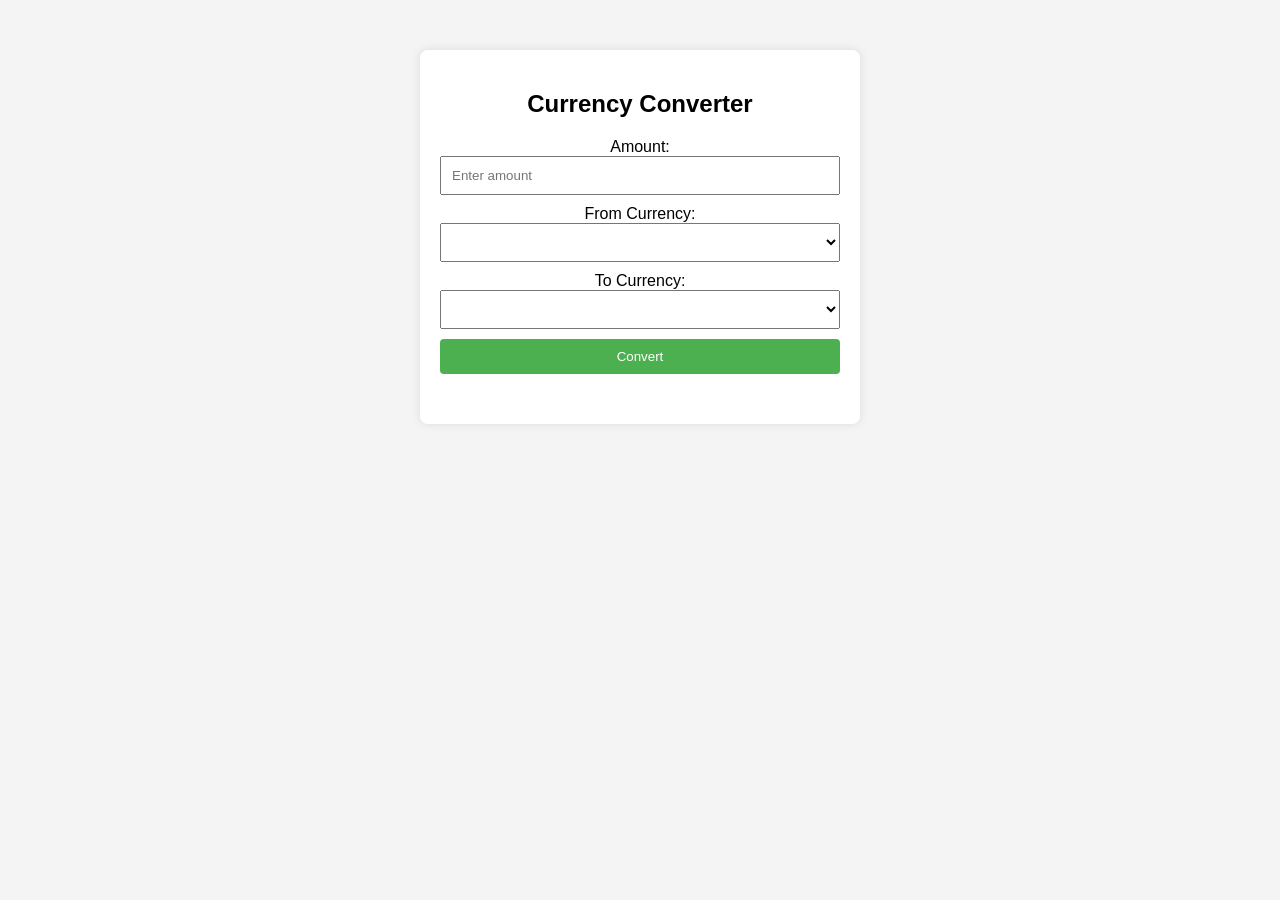
<file: currency.html>
<!DOCTYPE html>
<html lang="en">

<head>
    <meta charset="UTF-8">
    <meta name="viewport" content="width=device-width, initial-scale=1.0">
    <title>Currency Converter</title>
    <style>
        /* Your styles remain unchanged */
        body {
            font-family: Arial, sans-serif;
            background-color: #f4f4f4;
            text-align: center;
            margin: 50px;
        }

        #converter {
            max-width: 400px;
            margin: auto;
            background-color: white;
            padding: 20px;
            border-radius: 8px;
            box-shadow: 0 0 10px rgba(0, 0, 0, 0.1);
        }

        input,
        select,
        button {
            width: 100%;
            padding: 10px;
            margin-bottom: 10px;
            box-sizing: border-box;
        }

        button {
            background-color: #4caf50;
            color: white;
            border: none;
            border-radius: 4px;
            cursor: pointer;
        }

        button:hover {
            background-color: #45a049;
        }

        #result {
            text-align: left;
            margin-top: 20px;
        }
    </style>
</head>

<body>

    <div id="converter">
        <!-- Your HTML content remains unchanged -->
        <h2>Currency Converter</h2>

        <label for="amount">Amount:</label>
        <input type="text" id="amount" placeholder="Enter amount">

        <label for="fromCurrency">From Currency:</label>
        <select id="fromCurrency"></select>

        <label for="toCurrency">To Currency:</label>
        <select id="toCurrency"></select>

        <button onclick="convertCurrency()">Convert</button>

        <div id="result"></div>
    </div>

    <script>
        async function fetchCurrencies() {
            try {
                const apiKey = 'vOSyOGyDYVALD2cg3jYew2Y6ZPtLFzmY';
                const apiUrl = `https://open.er-api.com/v6/latest?apikey=${encodeURIComponent(apiKey)}`;
                const response = await fetch(apiUrl);
                const data = await response.json();
                return data.rates || {};
            } catch (error) {
                console.error('Error fetching currencies:', error);
                return {};
            }
        }

        function populateCurrencyDropdowns(currencies) {
            const fromCurrencyDropdown = document.getElementById('fromCurrency');
            const toCurrencyDropdown = document.getElementById('toCurrency');

            for (const code in currencies) {
                const option = document.createElement('option');
                option.value = code;
                option.text = `${code} - ${getCountryAndCurrencySymbol(code)}`;

                fromCurrencyDropdown.add(option.cloneNode(true));
                toCurrencyDropdown.add(option);
            }
        }

        function getCountryAndCurrencySymbol(code) {
            const currencyMappings = {
                INR: 'Indian Rupees - ₹',
                USD: 'United States Dollar - $',
                EUR: 'Euro - €',
                GBP: 'British Pound Sterling - £',
                // Add more mappings as needed
            };

            return currencyMappings[code] || code;
        }

        async function convertCurrency() {
            try {
                const amount = document.getElementById('amount').value;
                const fromCurrency = document.getElementById('fromCurrency').value;
                const toCurrency = document.getElementById('toCurrency').value;

                const apiKey = 'vOSyOGyDYVALD2cg3jYew2Y6ZPtLFzmY';
                const apiUrl = `https://open.er-api.com/v6/latest?apikey=${encodeURIComponent(apiKey)}`;
                const response = await fetch(apiUrl);
                const data = await response.json();

                const exchangeRates = data.rates;
                const convertedAmount = (amount * exchangeRates[toCurrency]) / exchangeRates[fromCurrency];
                displayResult(`${amount} ${getCountryAndCurrencySymbol(fromCurrency)} = ${convertedAmount.toFixed(2)} ${getCountryAndCurrencySymbol(toCurrency)}`);
            } catch (error) {
                console.error('Error fetching or converting currency:', error);
                displayResult('Error converting currency. Please try again.');
            }
        }

        function displayResult(result) {
            const resultContainer = document.getElementById('result');
            resultContainer.innerHTML = `<strong>Result:</strong><br>${result}`;
        }

        // Initialize the page
        (async () => {
            const currencies = await fetchCurrencies();
            populateCurrencyDropdowns(currencies);
        })();
    </script>

</body>

</html>
</file>
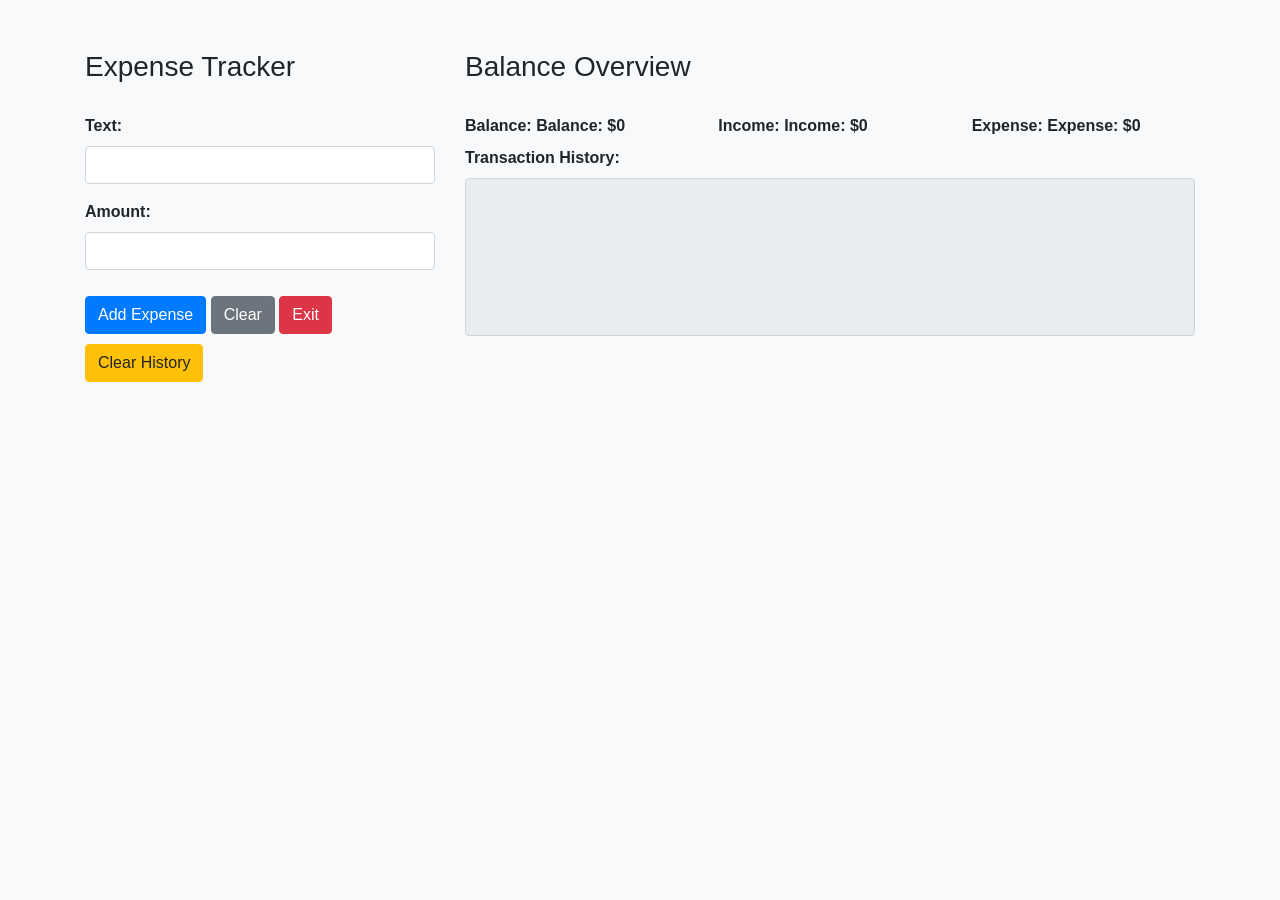
<file: expence.html>
<!DOCTYPE html>
<html lang="en">
<head>
    <meta charset="UTF-8">
    <meta name="viewport" content="width=device-width, initial-scale=1.0">
    <title>Expense Tracker</title>
    <!-- Bootstrap CSS -->
    <link rel="stylesheet" href="https://maxcdn.bootstrapcdn.com/bootstrap/4.0.0/css/bootstrap.min.css">
    <style>
        body {
            font-family: 'Arial', sans-serif;
            background-color: #f8f9fa;
        }

        .container {
            margin-top: 50px;
        }

        h3 {
            margin-bottom: 30px;
        }

        label {
            font-weight: bold;
        }

        #transactionList {
            resize: none;
        }

        button {
            margin-top: 10px;
        }
    </style>
</head>
<body>

<div class="container">
    <div class="row">
        <div class="col-md-4">
            <h3>Expense Tracker</h3>

            <div class="form-group">
                <label for="text">Text:</label>
                <input type="text" class="form-control" id="text">
            </div>

            <div class="form-group">
                <label for="amount">Amount:</label>
                <input type="text" class="form-control" id="amount">
            </div>

            <button class="btn btn-primary" onclick="addTransaction()">Add Expense</button>
            <button class="btn btn-secondary" onclick="clearFields()">Clear</button>
            <button class="btn btn-danger" onclick="exitApp()">Exit</button>
            <button class="btn btn-warning" onclick="clearHistory()">Clear History</button>
        </div>

        <div class="col-md-8">
            <h3>Balance Overview</h3>

            <div class="row">
                <div class="col">
                    <label for="balance">Balance:</label>
                    <span id="balance" class="font-weight-bold">Balance: $0.00</span>
                </div>
                <div class="col">
                    <label for="money_plus">Income:</label>
                    <span id="money_plus" class="font-weight-bold">Income: $0.00</span>
                </div>
                <div class="col">
                    <label for="money_minus">Expense:</label>
                    <span id="money_minus" class="font-weight-bold">Expense: $0.00</span>
                </div>
            </div>

            <div class="form-group">
                <label for="transactionList">Transaction History:</label>
                <textarea id="transactionList" class="form-control" rows="6" wrap="word" disabled></textarea>
            </div>
        </div>
    </div>
</div>

<!-- Bootstrap JS and Popper.js -->
<script src="https://code.jquery.com/jquery-3.2.1.slim.min.js"></script>
<script src="https://cdnjs.cloudflare.com/ajax/libs/popper.js/1.12.9/umd/popper.min.js"></script>
<script src="https://maxcdn.bootstrapcdn.com/bootstrap/4.0.0/js/bootstrap.min.js"></script>

<script>
    let transactions = [];
    let allow = true;

    function generateId() {
        return Math.floor(Math.random() * 1000000000) + 1;
    }

    function addTransaction() {
        const textInput = document.getElementById("text").value.trim();
        const amountInput = document.getElementById("amount").value.trim();

        if (textInput === '' || amountInput === '') {
            alert('Please add text and amount');
        } else {
            const transaction = {
                id: generateId(),
                text: textInput,
                amount: parseFloat(amountInput)
            };

            transactions.push(transaction);
            addTransactionToDOM(transaction);
            updateValues();
            updateLocalStorage();
            document.getElementById("text").value = '';
            document.getElementById("amount").value = '';
        }
    }

    function addTransactionToDOM(transaction) {
        const sign = transaction.amount < 0 ? "-" : "+";
        const item = `${transaction.text} ${sign}${Math.abs(transaction.amount)}\n`;
        document.getElementById("transactionList").value += item;
    }

    function updateValues() {
        const amounts = transactions.map(transaction => transaction.amount);
        const total = roundToTwoDecimal(sumArray(amounts));
        const income = roundToTwoDecimal(sumArray(amounts.filter(x => x > 0)));
        const expense = roundToTwoDecimal(Math.abs(sumArray(amounts.filter(x => x < 0))));

        document.getElementById("balance").innerText = `Balance: $${total}`;
        document.getElementById("money_plus").innerText = `Income: $${income}`;
        document.getElementById("money_minus").innerText = `Expense: $${expense}`;
    }

    function clearFields() {
        document.getElementById("text").value = '';
        document.getElementById("amount").value = '';
        allow = true;
    }

    function updateLocalStorage() {
        localStorage.setItem('transactions', JSON.stringify(transactions));
    }

    function loadTransactions() {
        const storedTransactions = JSON.parse(localStorage.getItem('transactions')) || [];

        for (const transaction of storedTransactions) {
            addTransactionToDOM(transaction);
        }

        transactions = storedTransactions;
        updateValues();
    }

    function exitApp() {
        // You can perform any cleanup or additional actions before closing the app
        window.close();
    }

    function clearHistory() {
        transactions = [];
        document.getElementById("transactionList").value = "";
        updateValues();
        updateLocalStorage();
    }

    function roundToTwoDecimal(value) {
        return Math.round(value * 100) / 100;
    }

    function sumArray(arr) {
        return arr.reduce((acc, val) => acc + val, 0);
    }

    // Load transactions from local storage when the page is loaded
    window.onload = loadTransactions;
</script>

</body>
</html>
</file>
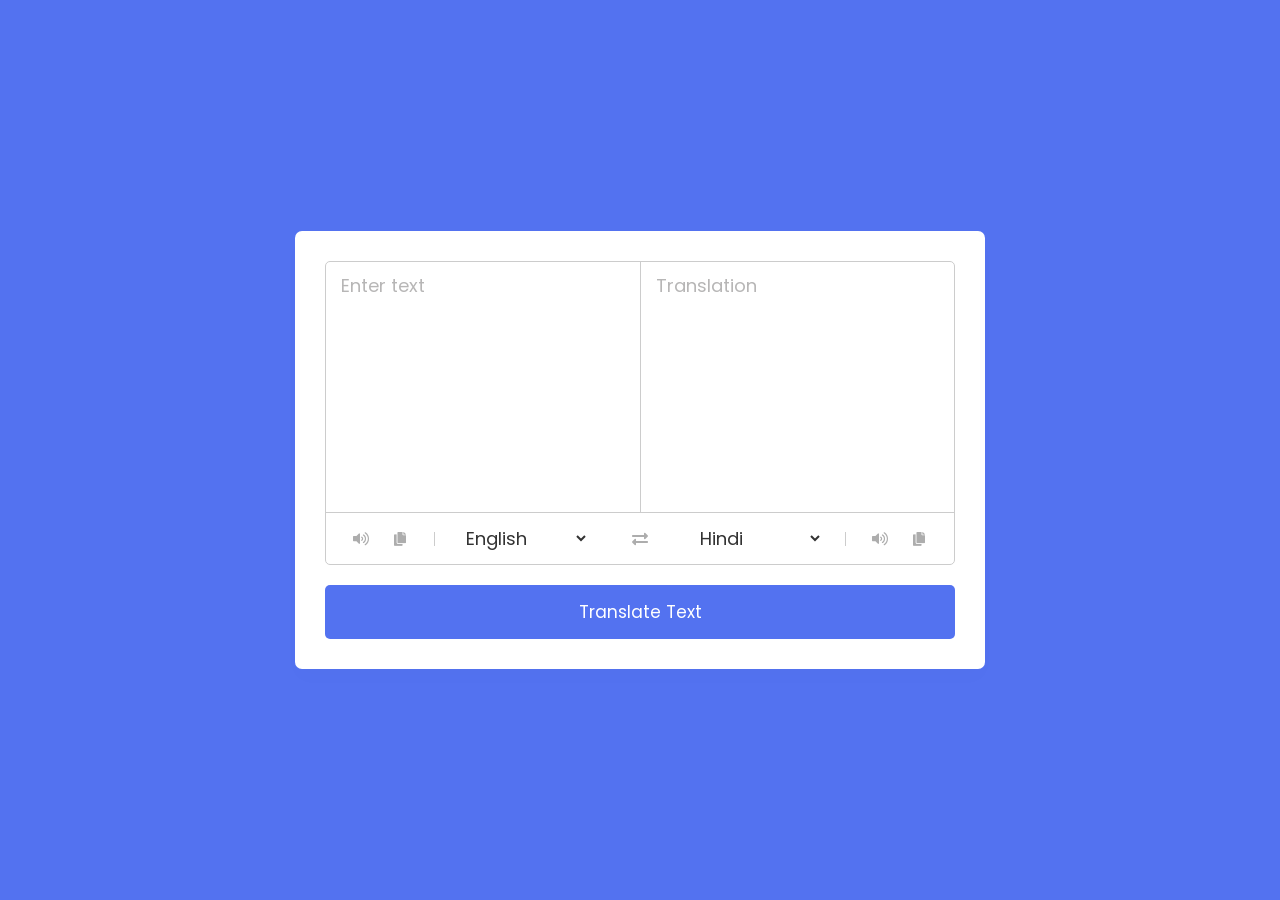
<file: translator.html>
<!DOCTYPE html>
<!-- Coding By CodingNepal - youtube.com/codingnepal -->
<html lang="en" dir="ltr">
  <head>
    <meta charset="utf-8">  
    <title>Language Translator | CodingNepal</title>
    <link rel="stylesheet" href="trans.css">
    <meta name="viewport" content="width=device-width, initial-scale=1.0">
    <!-- Font Awesome CDN Link for Icons -->
    <link rel="stylesheet" href="https://cdnjs.cloudflare.com/ajax/libs/font-awesome/5.15.3/css/all.min.css"/>
  </head>
  <body>
    <div class="container">
      <div class="wrapper">
        <div class="text-input">
          <textarea spellcheck="false" class="from-text" placeholder="Enter text"></textarea>
          <textarea spellcheck="false" readonly disabled class="to-text" placeholder="Translation"></textarea>
        </div>
        <ul class="controls">
          <li class="row from">
            <div class="icons">
              <i id="from" class="fas fa-volume-up"></i>
              <i id="from" class="fas fa-copy"></i>
            </div>
            <select></select>
          </li>
          <li class="exchange"><i class="fas fa-exchange-alt"></i></li>
          <li class="row to">
            <select></select>
            <div class="icons">
              <i id="to" class="fas fa-volume-up"></i>
              <i id="to" class="fas fa-copy"></i>
            </div>
          </li>
        </ul>
      </div>
      <button>Translate Text</button>
    </div>
    <script src="lang.js"></script>
    <script src="tansletor.js"></script>
  </body>
</html>
</file>
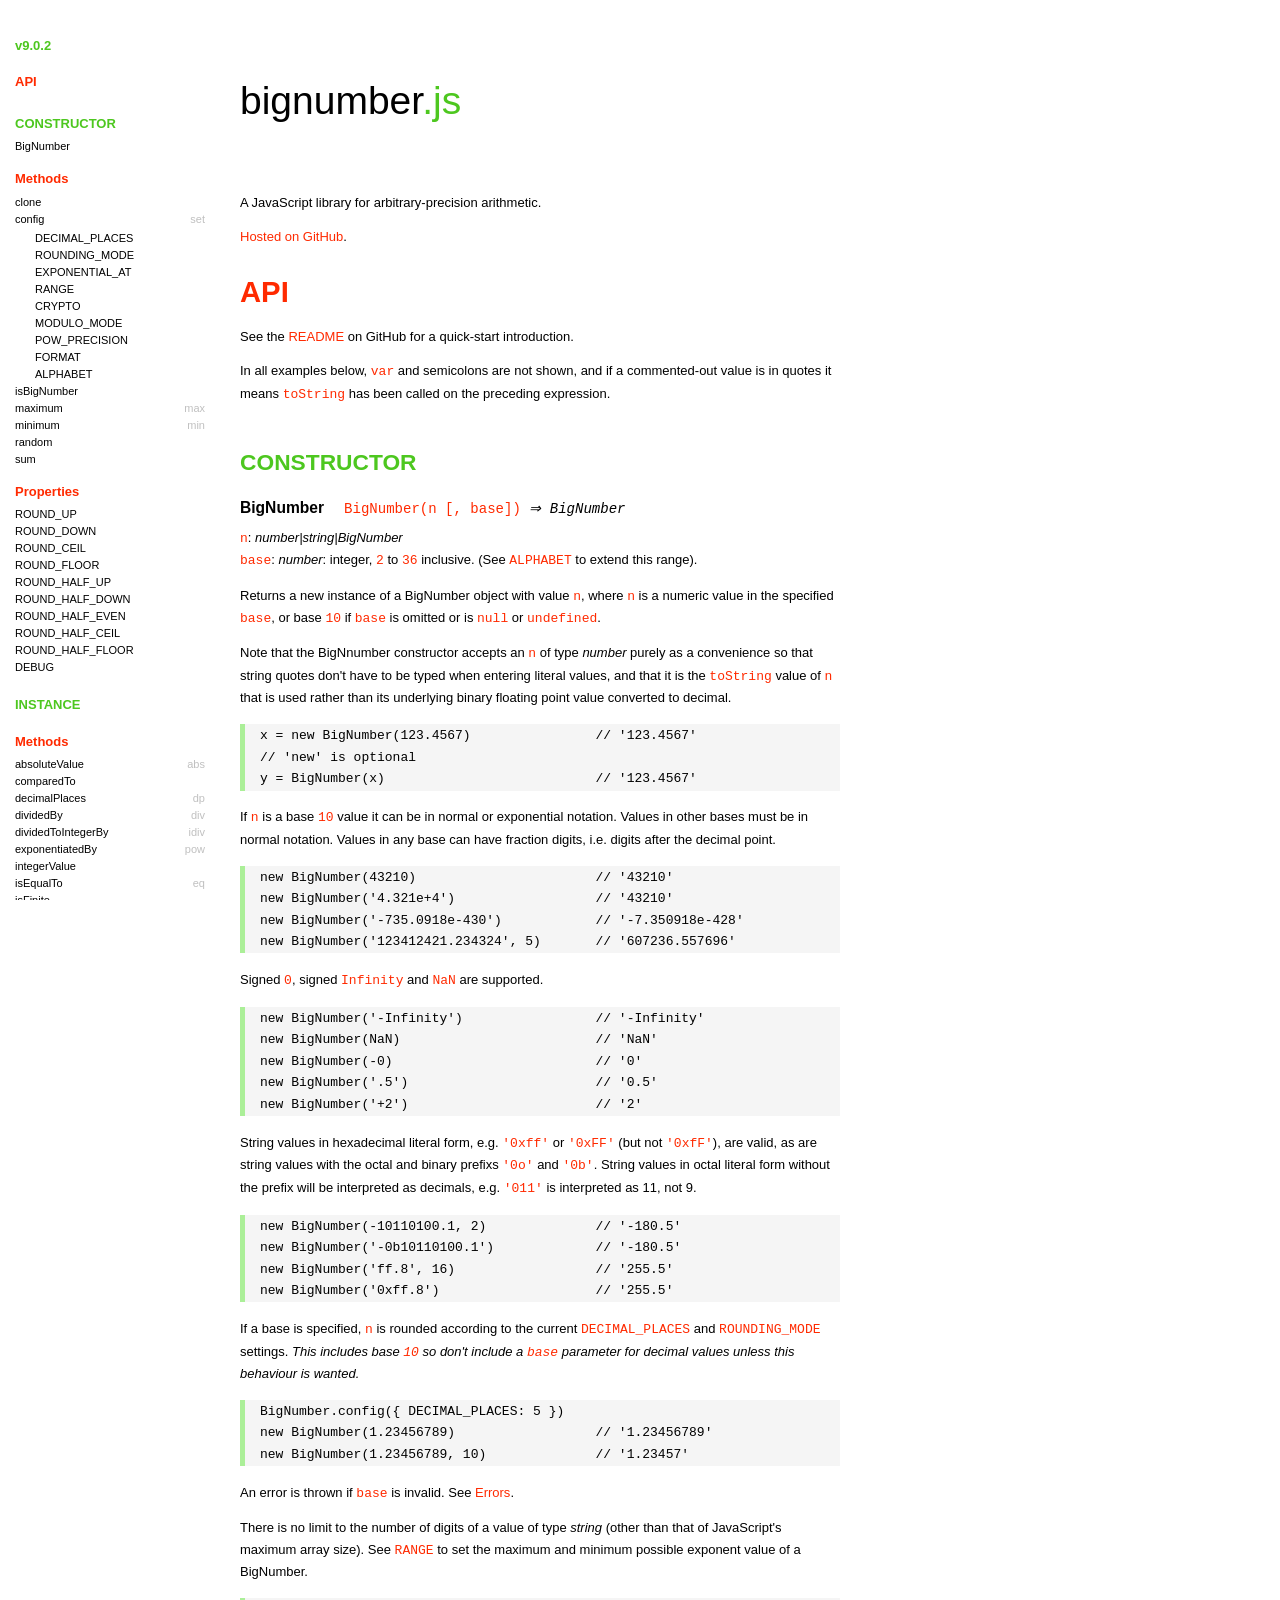
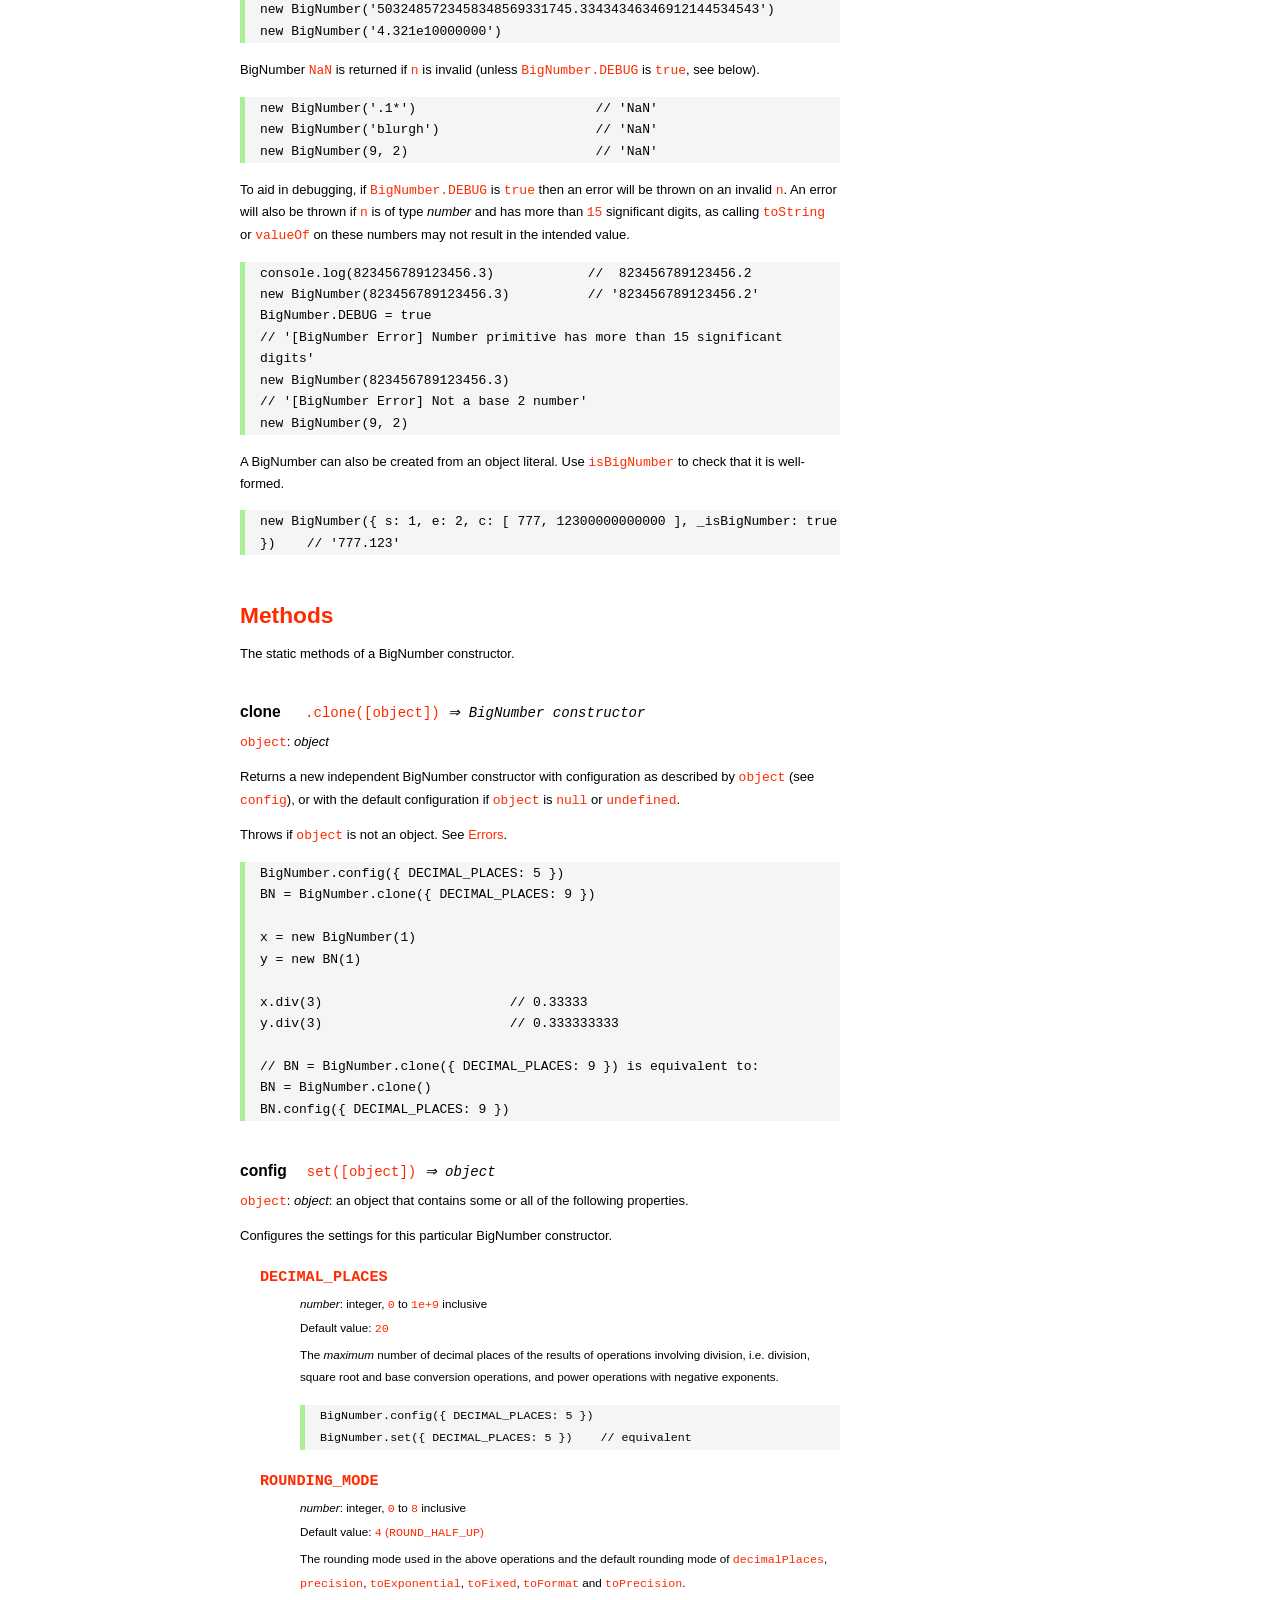
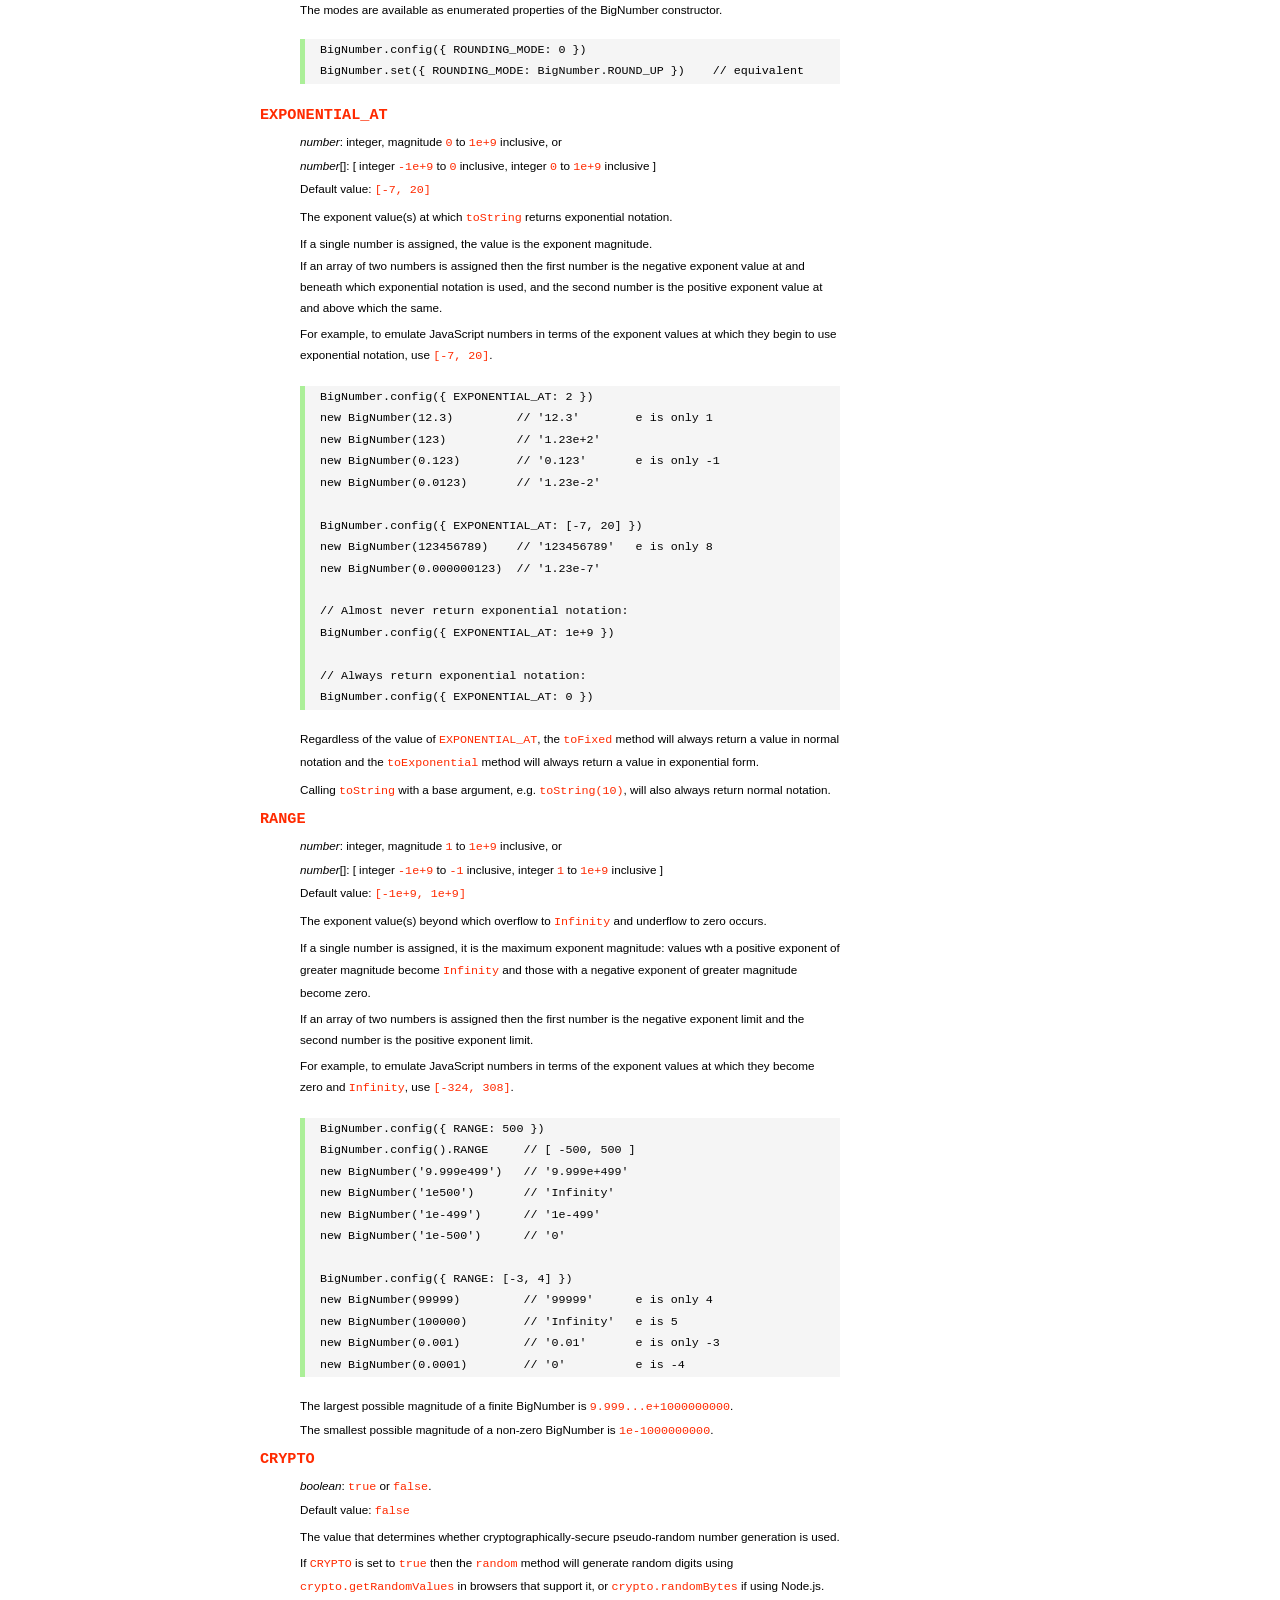
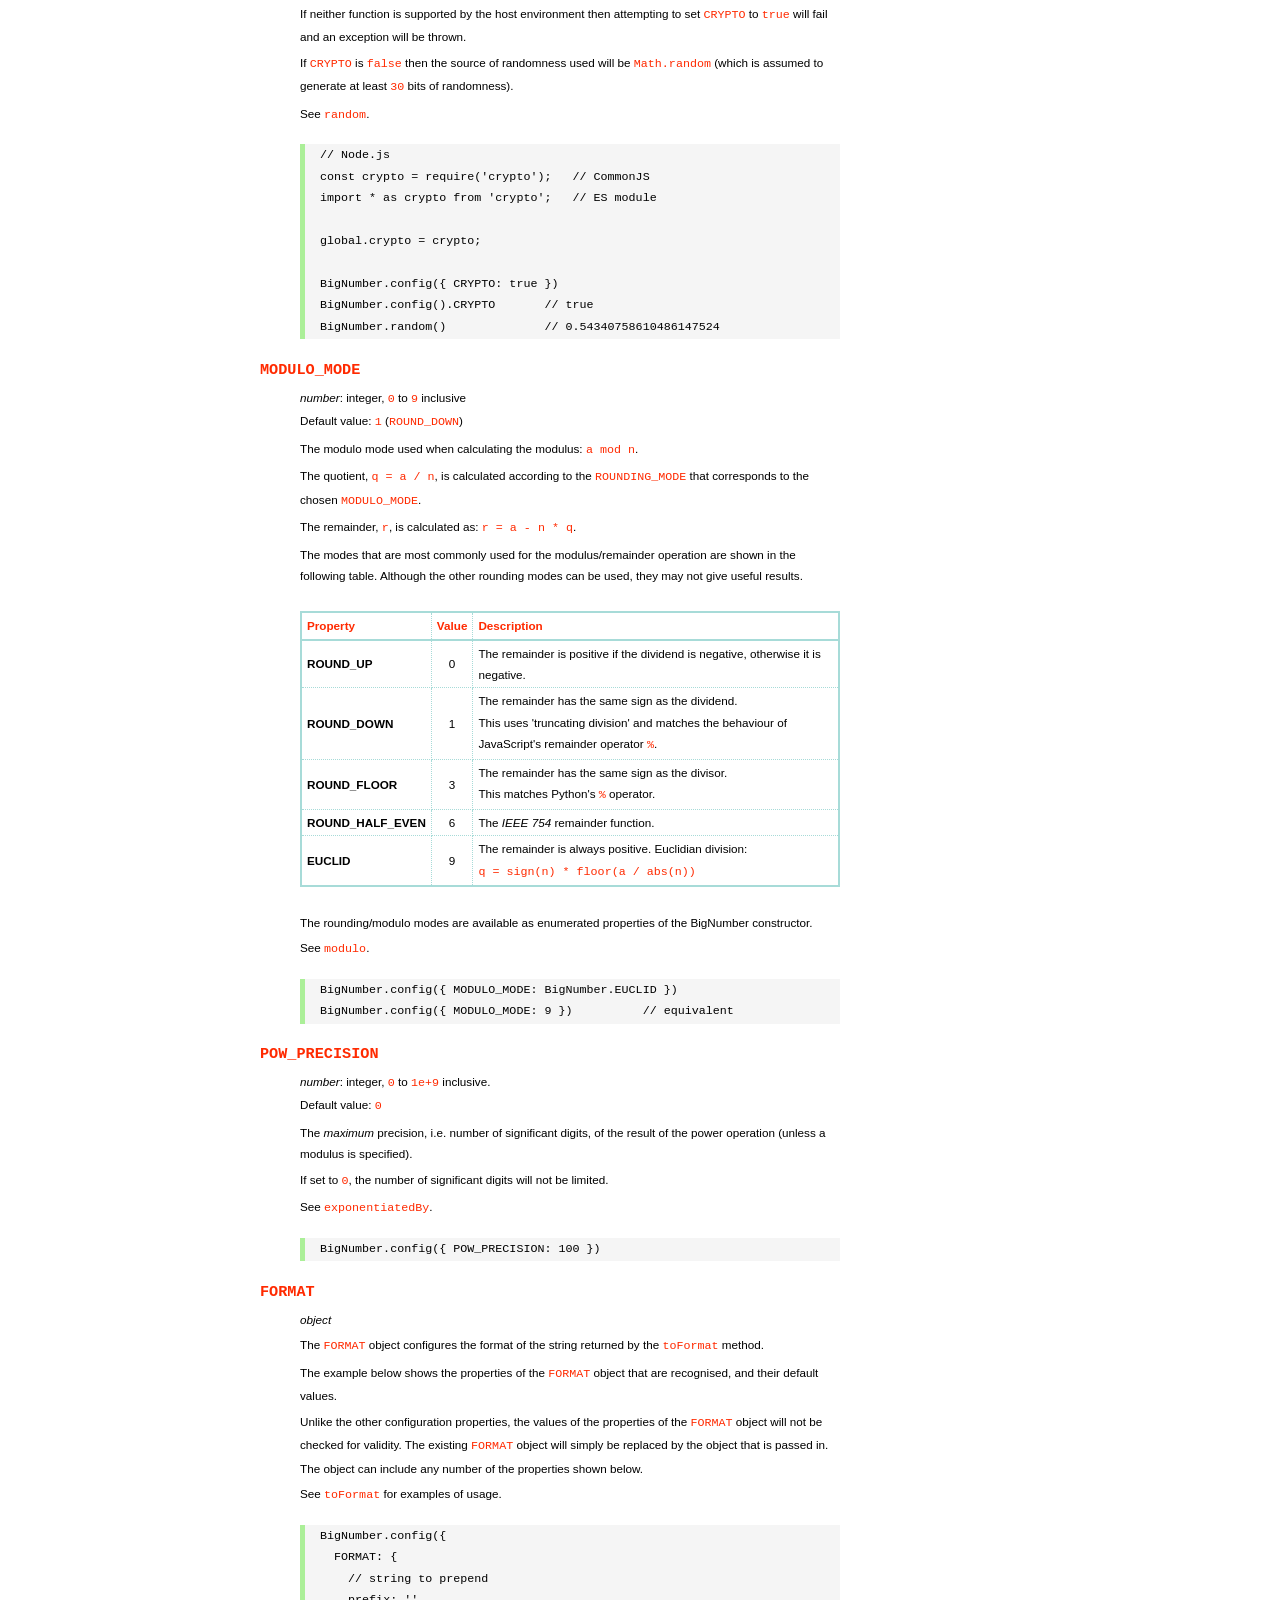
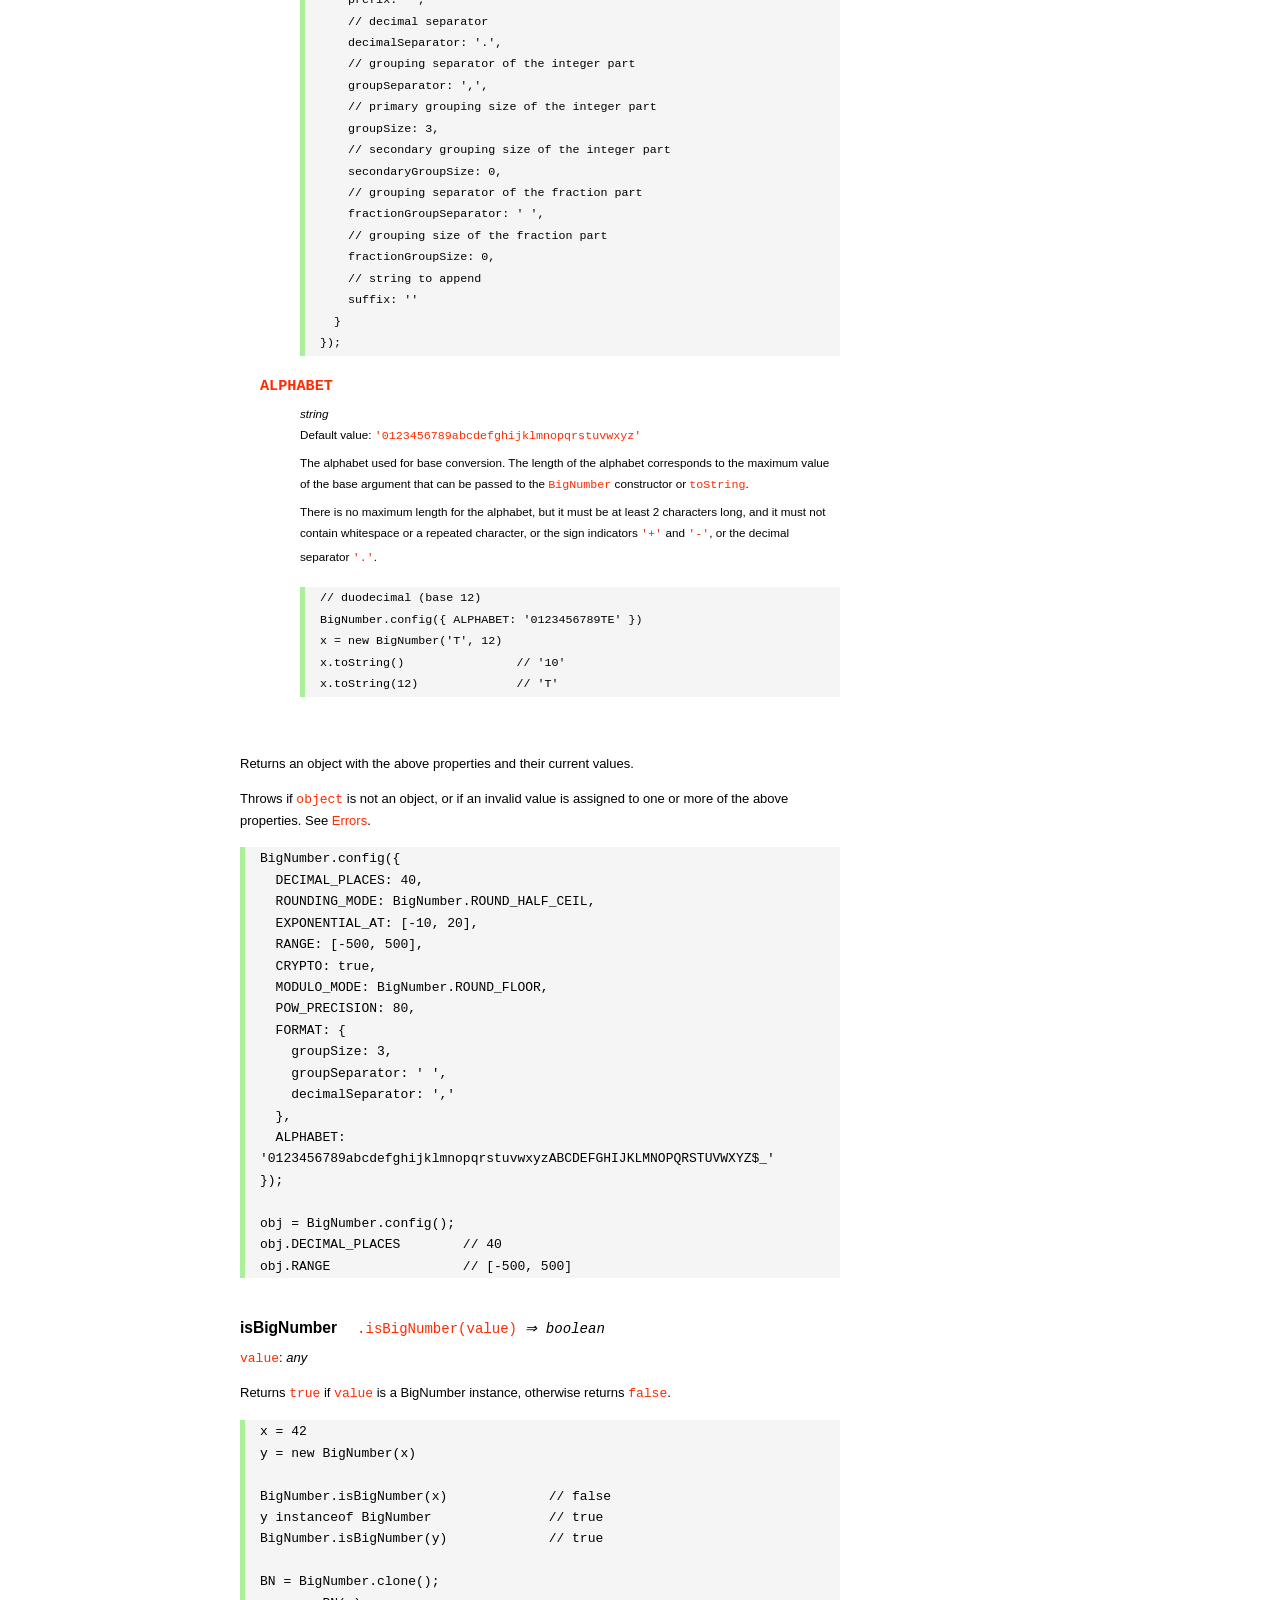
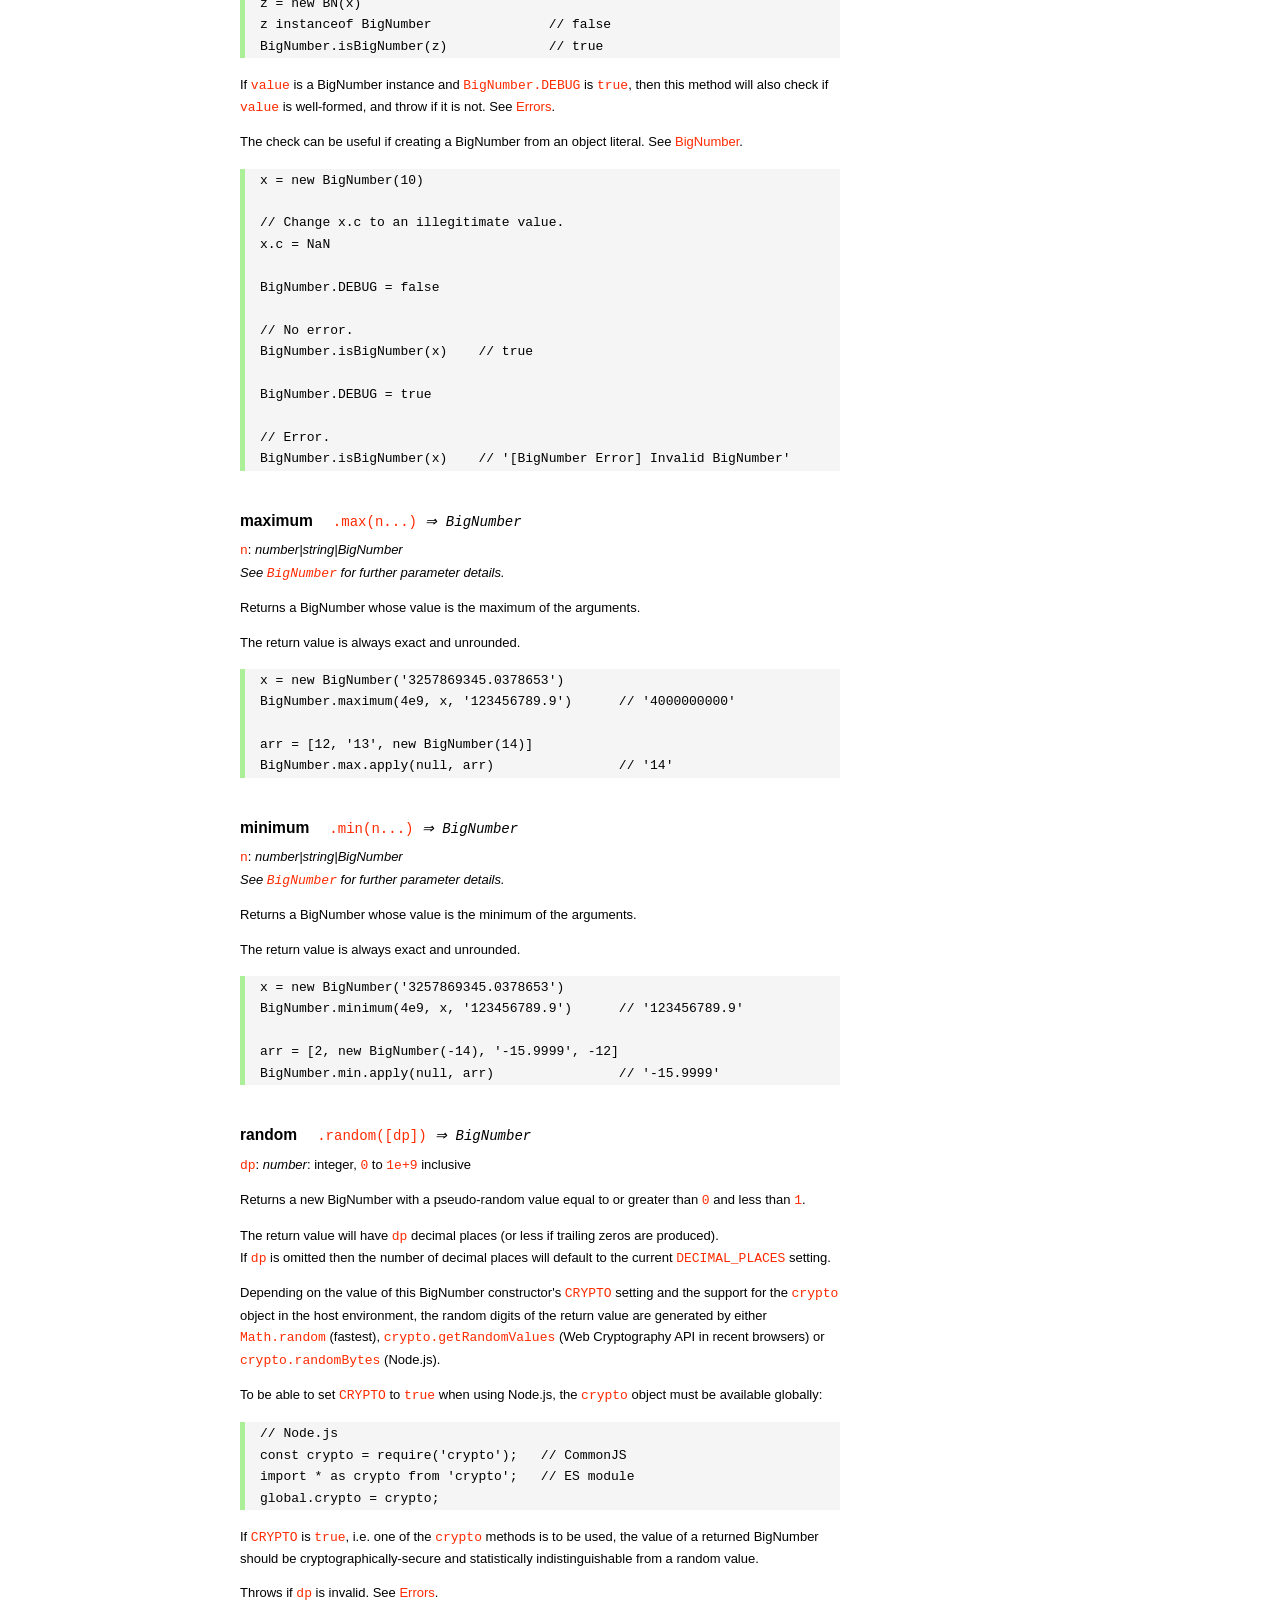
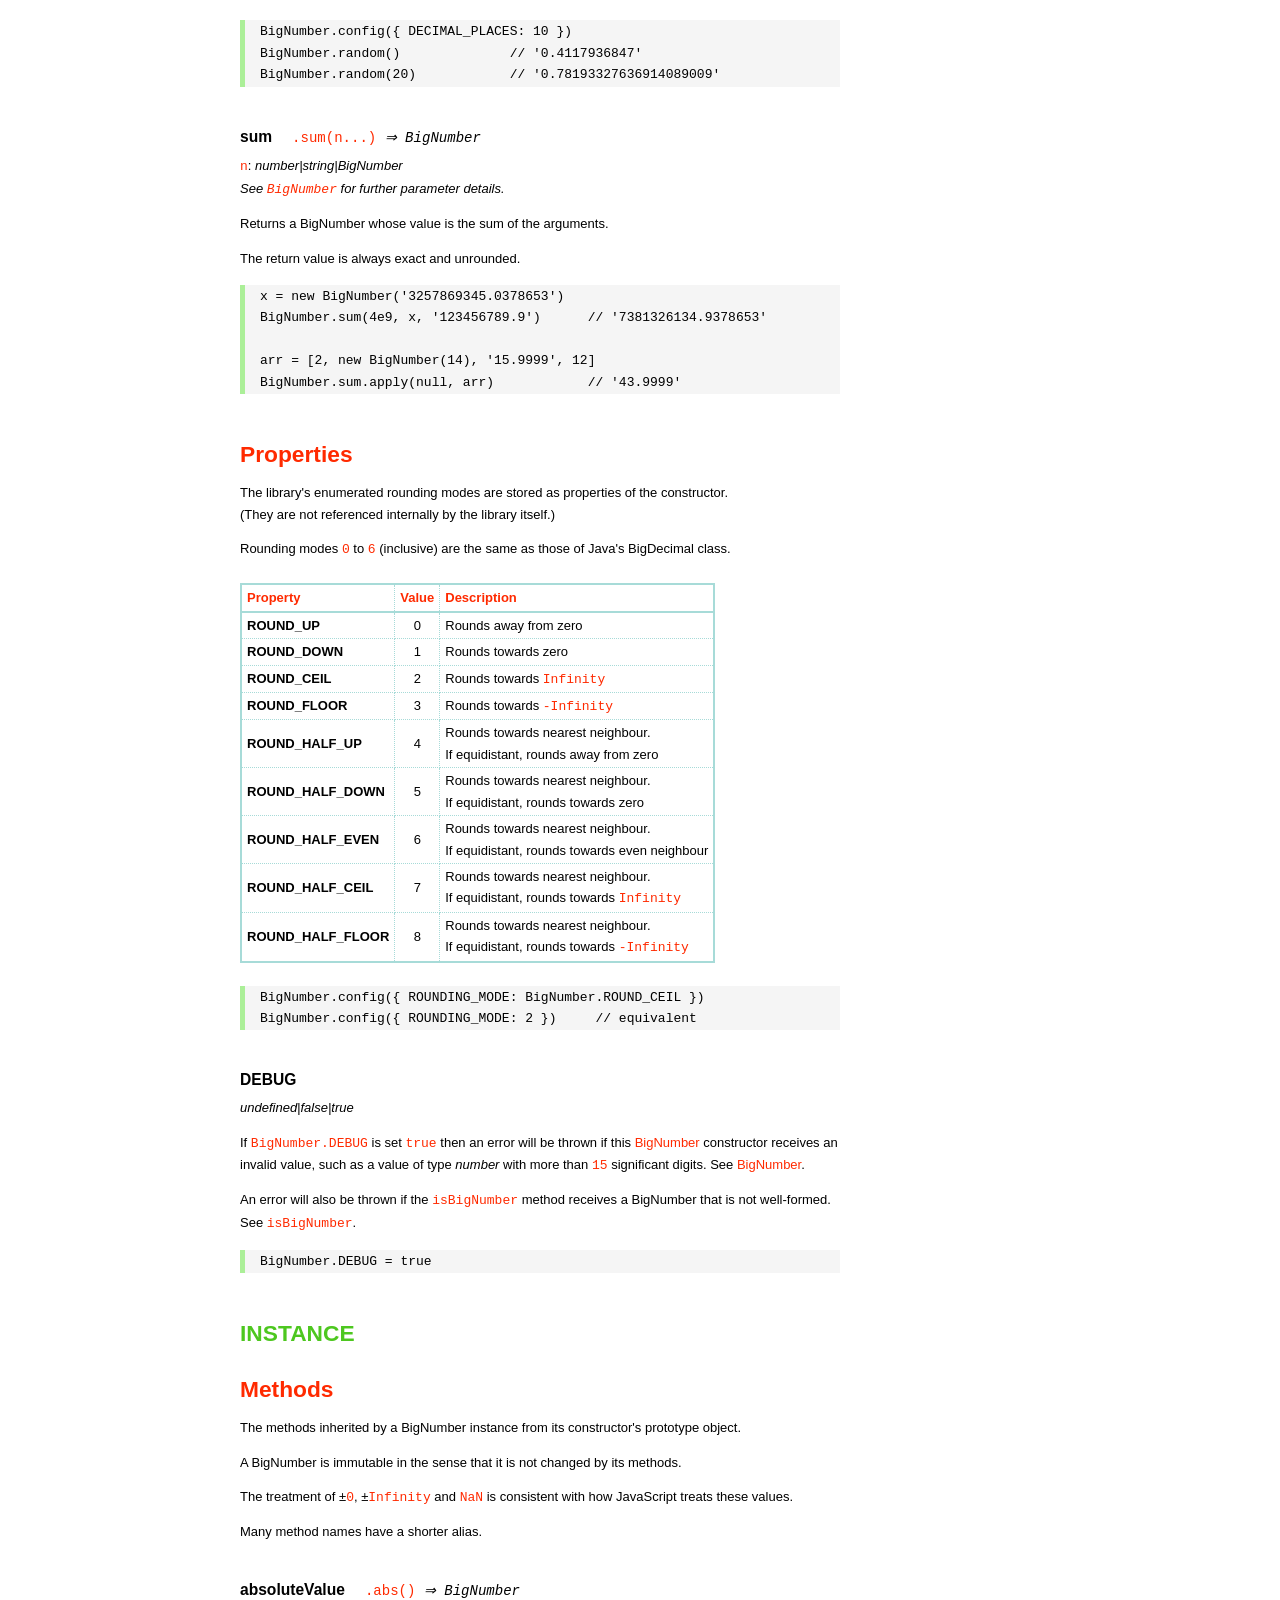
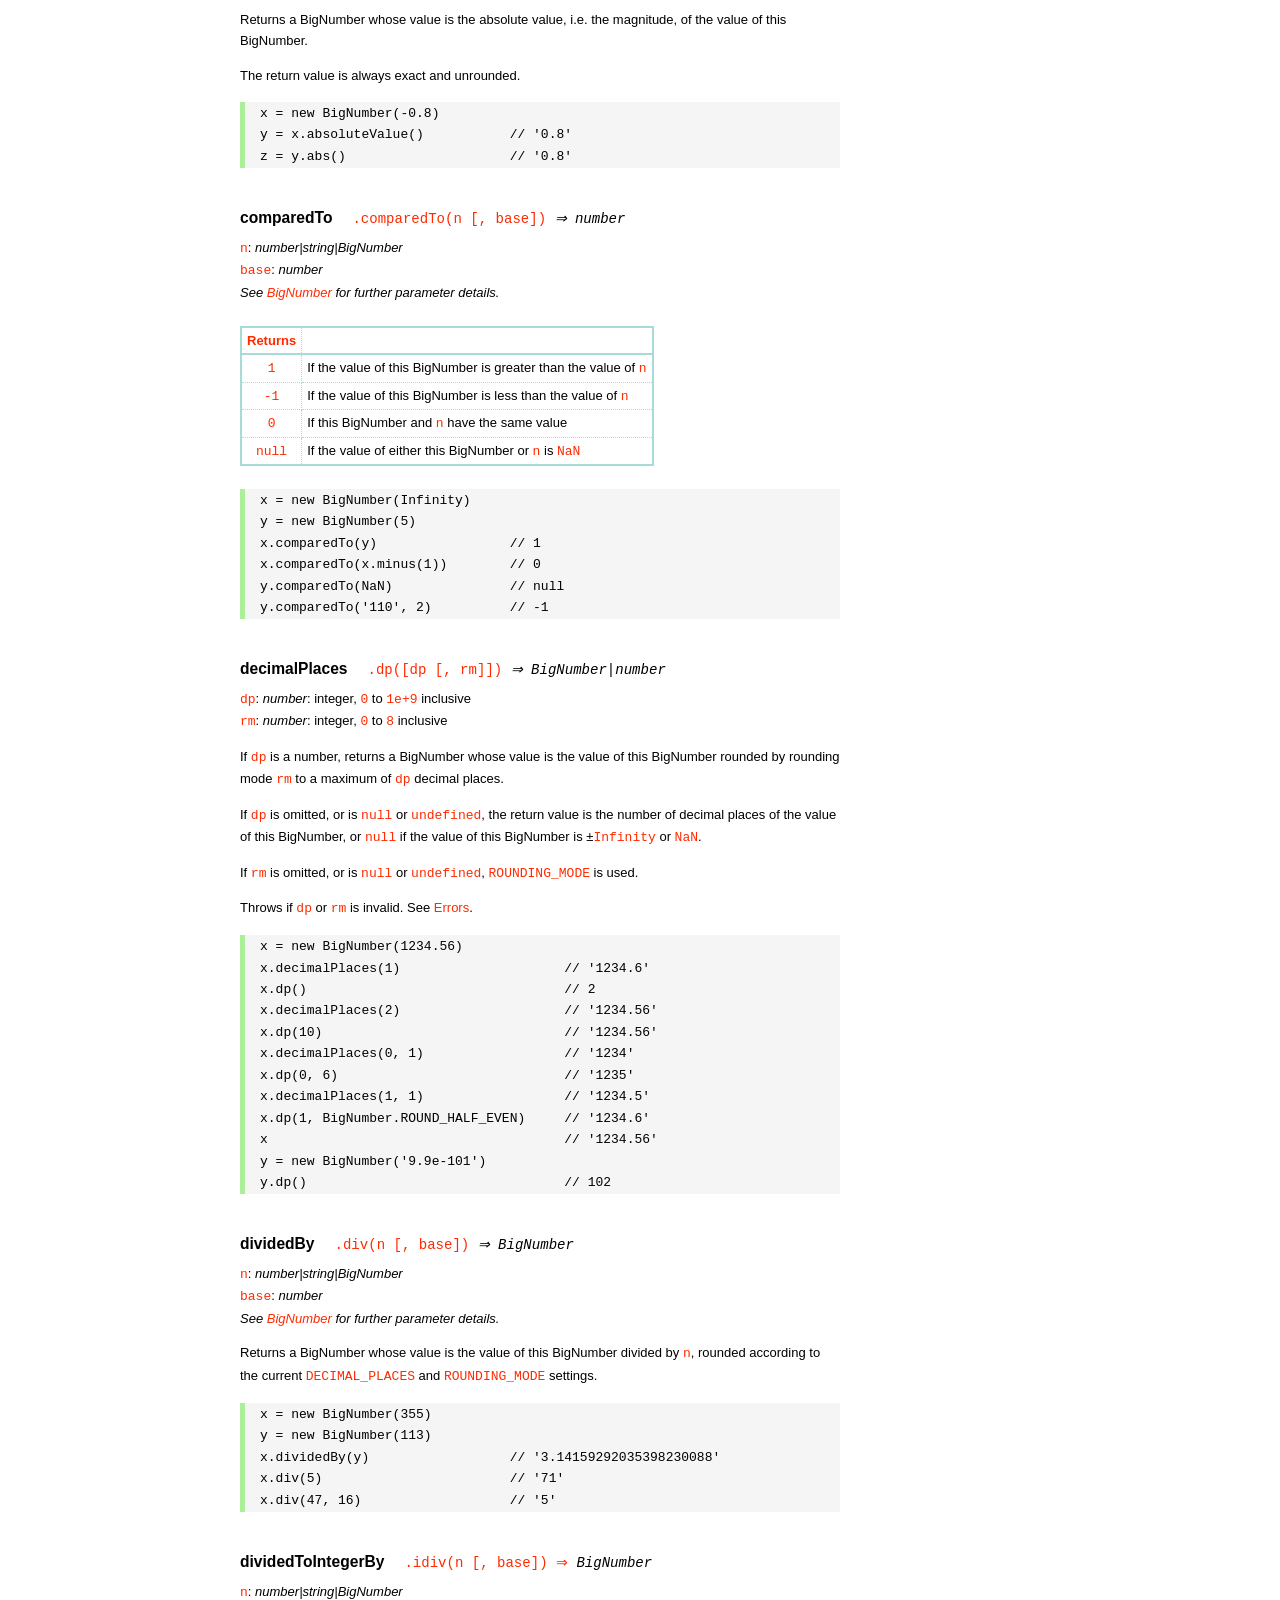
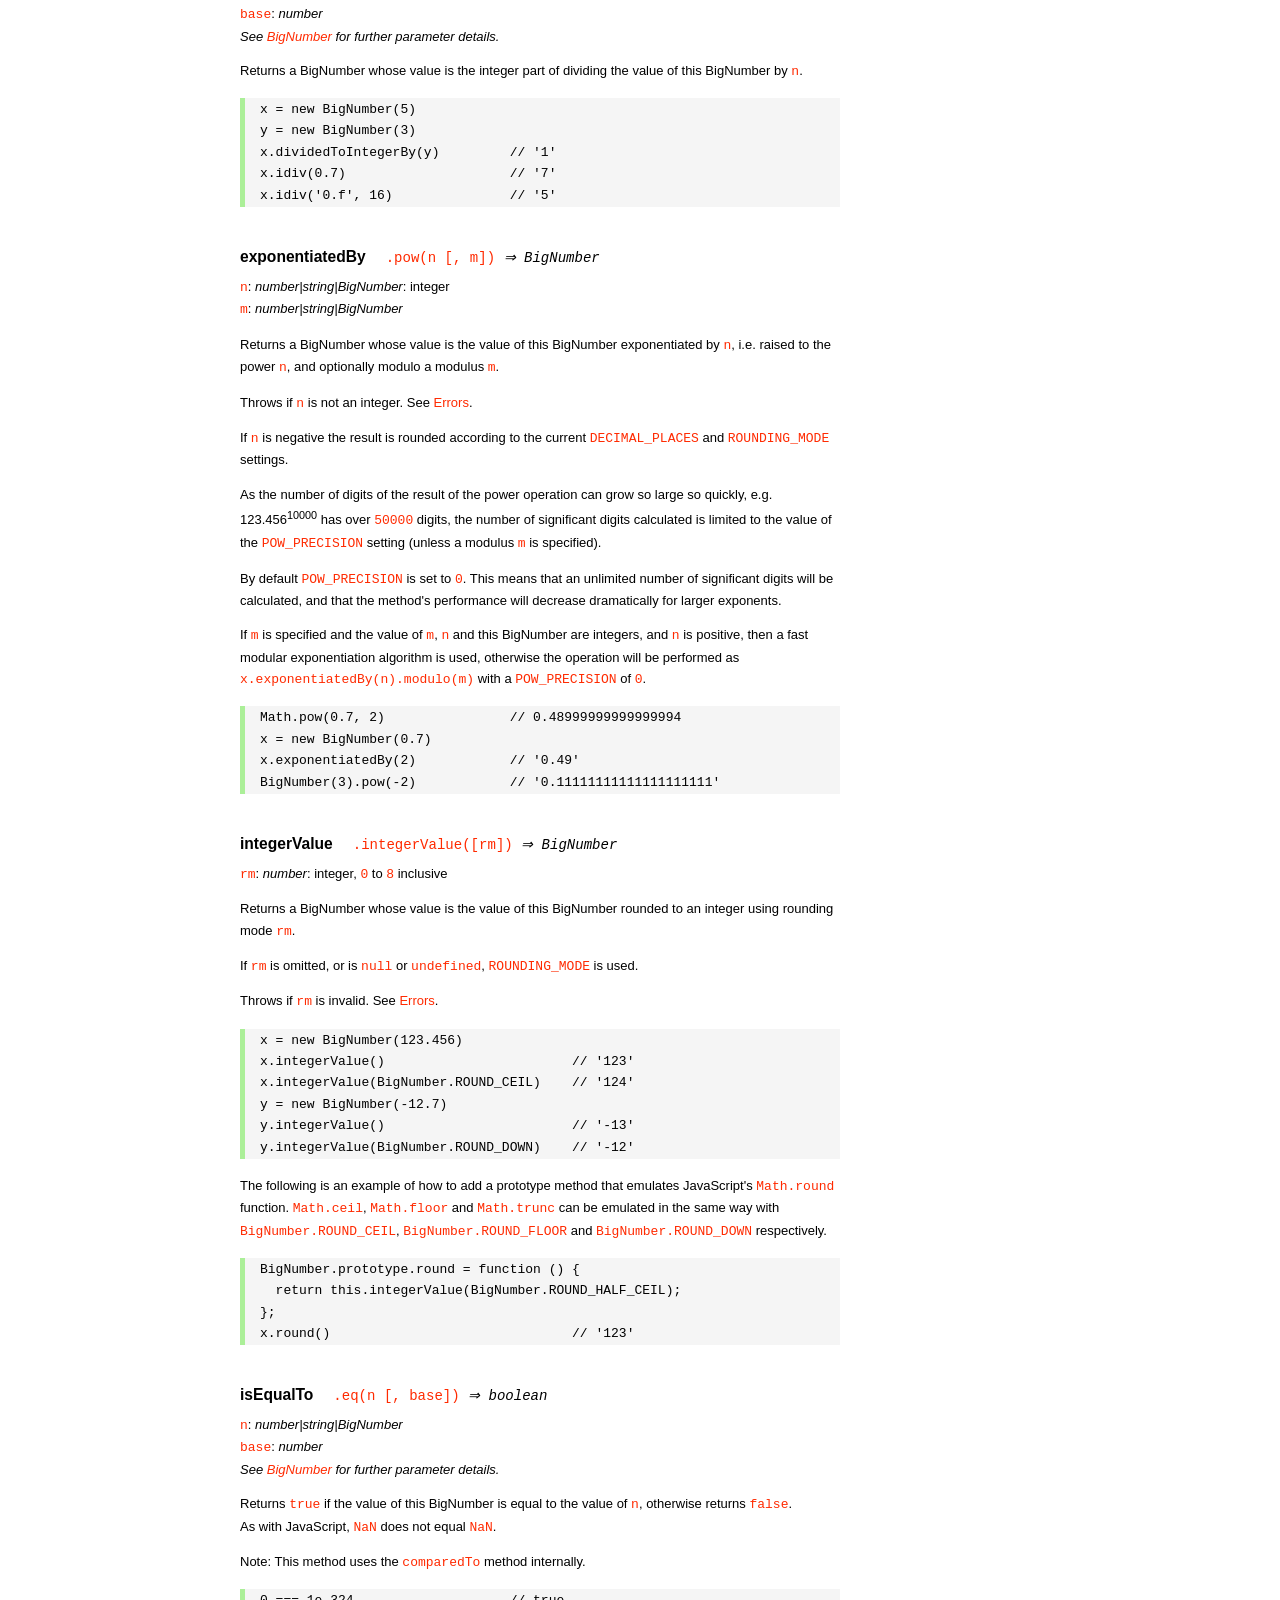
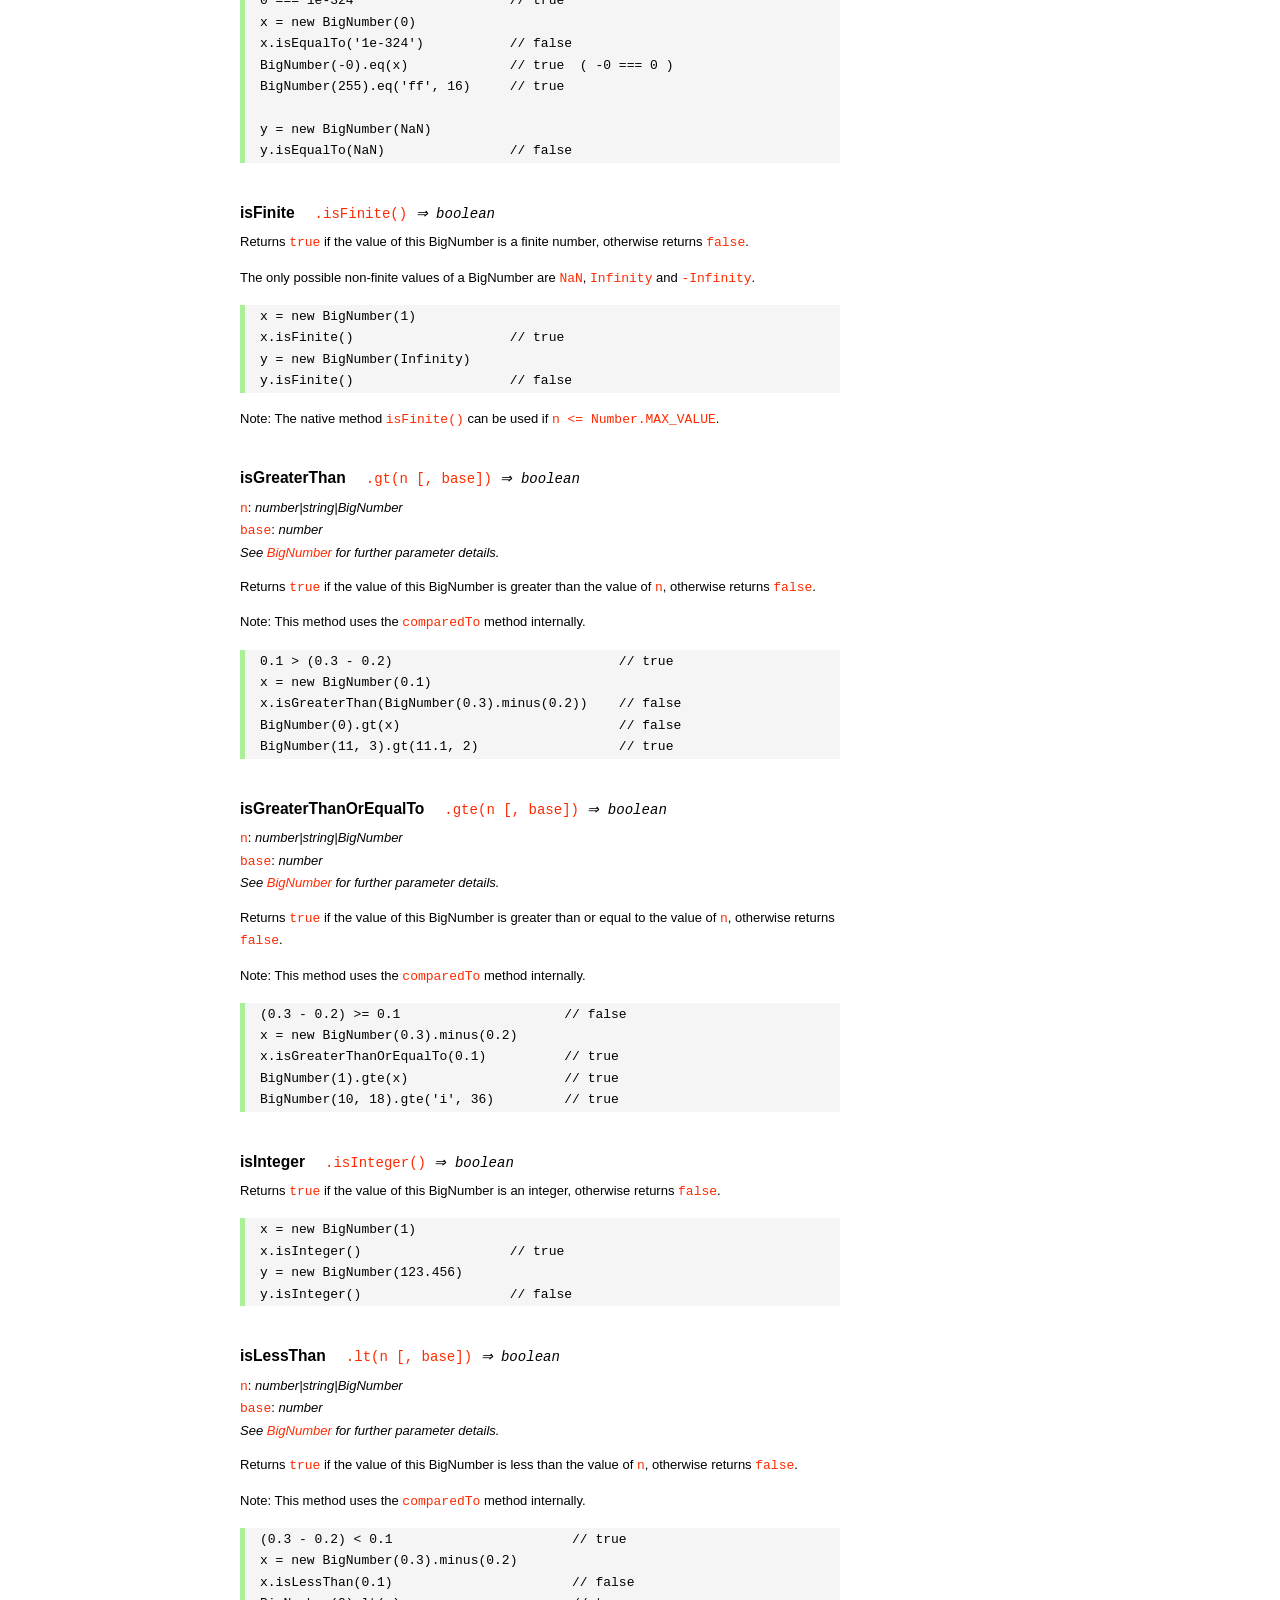
<file: node_modules/bignumber.js/doc/API.html>
<!DOCTYPE HTML>
<html>
<head>
<meta charset="utf-8">
<meta http-equiv="X-UA-Compatible" content="IE=edge">
<meta name="Author" content="M Mclaughlin">
<title>bignumber.js API</title>
<style>
html{font-size:100%}
body{background:#fff;font-family:"Helvetica Neue",Helvetica,Arial,sans-serif;font-size:13px;
  line-height:1.65em;min-height:100%;margin:0}
body,i{color:#000}
.nav{background:#fff;position:fixed;top:0;bottom:0;left:0;width:200px;overflow-y:auto;
  padding:15px 0 30px 15px}
div.container{width:600px;margin:50px 0 50px 240px}
p{margin:0 0 1em;width:600px}
pre,ul{margin:1em 0}
h1,h2,h3,h4,h5{margin:0;padding:1.5em 0 0}
h1,h2{padding:.75em 0}
h1{font:400 3em Verdana,sans-serif;color:#000;margin-bottom:1em}
h2{font-size:2.25em;color:#ff2a00}
h3{font-size:1.75em;color:#4dc71f}
h4{font-size:1.75em;color:#ff2a00;padding-bottom:.75em}
h5{font-size:1.2em;margin-bottom:.4em}
h6{font-size:1.1em;margin-bottom:0.8em;padding:0.5em 0}
dd{padding-top:.35em}
dt{padding-top:.5em}
b{font-weight:700}
dt b{font-size:1.3em}
a,a:visited{color:#ff2a00;text-decoration:none}
a:active,a:hover{outline:0;text-decoration:underline}
.nav a,.nav b,.nav a:visited{display:block;color:#ff2a00;font-weight:700; margin-top:15px}
.nav b{color:#4dc71f;margin-top:20px;cursor:default;width:auto}
ul{list-style-type:none;padding:0 0 0 20px}
.nav ul{line-height:14px;padding-left:0;margin:5px 0 0}
.nav ul a,.nav ul a:visited,span{display:inline;color:#000;font-family:Verdana,Geneva,sans-serif;
  font-size:11px;font-weight:400;margin:0}
.inset,ul.inset{margin-left:20px}
.inset{font-size:.9em}
.nav li{width:auto;margin:0 0 3px}
.alias{font-style:italic;margin-left:20px}
table{border-collapse:collapse;border-spacing:0;border:2px solid #a7dbd8;margin:1.75em 0;padding:0}
td,th{text-align:left;margin:0;padding:2px 5px;border:1px dotted #a7dbd8}
th{border-top:2px solid #a7dbd8;border-bottom:2px solid #a7dbd8;color:#ff2a00}
code,pre{font-family:Consolas, monaco, monospace;font-weight:400}
pre{background:#f5f5f5;white-space:pre-wrap;word-wrap:break-word;border-left:5px solid #abef98;
  padding:1px 0 1px 15px;margin:1.2em 0}
code,.nav-title{color:#ff2a00}
.end{margin-bottom:25px}
.centre{text-align:center}
.error-table{font-size:13px;width:100%}
#faq{margin:3em 0 0}
li span{float:right;margin-right:10px;color:#c0c0c0}
#js{font:inherit;color:#4dc71f}
</style>
</head>
<body>

  <div class="nav">

    <b>v9.0.2</b>

	<a class='nav-title' href="#">API</a>

    <b> CONSTRUCTOR </b>
    <ul>
      <li><a href="#bignumber">BigNumber</a></li>
    </ul>

    <a href="#methods">Methods</a>
    <ul>
      <li><a href="#clone">clone</a></li>
      <li><a href="#config" >config</a><span>set</span></li>
      <li>
        <ul class="inset">
          <li><a href="#decimal-places">DECIMAL_PLACES</a></li>
          <li><a href="#rounding-mode" >ROUNDING_MODE</a></li>
          <li><a href="#exponential-at">EXPONENTIAL_AT</a></li>
          <li><a href="#range"         >RANGE</a></li>
          <li><a href="#crypto"        >CRYPTO</a></li>
          <li><a href="#modulo-mode"   >MODULO_MODE</a></li>
          <li><a href="#pow-precision" >POW_PRECISION</a></li>
          <li><a href="#format"        >FORMAT</a></li>
          <li><a href="#alphabet"      >ALPHABET</a></li>
        </ul>
      </li>
      <li><a href="#isBigNumber">isBigNumber</a></li>
      <li><a href="#max"        >maximum</a><span>max</span></li>
      <li><a href="#min"        >minimum</a><span>min</span></li>
      <li><a href="#random"     >random</a></li>
      <li><a href="#sum"        >sum</a></li>
    </ul>

    <a href="#constructor-properties">Properties</a>
    <ul>
      <li><a href="#round-up"        >ROUND_UP</a></li>
      <li><a href="#round-down"      >ROUND_DOWN</a></li>
      <li><a href="#round-ceil"      >ROUND_CEIL</a></li>
      <li><a href="#round-floor"     >ROUND_FLOOR</a></li>
      <li><a href="#round-half-up"   >ROUND_HALF_UP</a></li>
      <li><a href="#round-half-down" >ROUND_HALF_DOWN</a></li>
      <li><a href="#round-half-even" >ROUND_HALF_EVEN</a></li>
      <li><a href="#round-half-ceil" >ROUND_HALF_CEIL</a></li>
      <li><a href="#round-half-floor">ROUND_HALF_FLOOR</a></li>
      <li><a href="#debug"           >DEBUG</a></li>
    </ul>

    <b> INSTANCE </b>

    <a href="#prototype-methods">Methods</a>
    <ul>
      <li><a href="#abs"    >absoluteValue         </a><span>abs</span>  </li>
      <li><a href="#cmp"    >comparedTo            </a>                  </li>
      <li><a href="#dp"     >decimalPlaces         </a><span>dp</span>   </li>
      <li><a href="#div"    >dividedBy             </a><span>div</span>  </li>
      <li><a href="#divInt" >dividedToIntegerBy    </a><span>idiv</span> </li>
      <li><a href="#pow"    >exponentiatedBy       </a><span>pow</span>  </li>
      <li><a href="#int"    >integerValue          </a>                  </li>
      <li><a href="#eq"     >isEqualTo             </a><span>eq</span>   </li>
      <li><a href="#isF"    >isFinite              </a>                  </li>
      <li><a href="#gt"     >isGreaterThan         </a><span>gt</span>   </li>
      <li><a href="#gte"    >isGreaterThanOrEqualTo</a><span>gte</span>  </li>
      <li><a href="#isInt"  >isInteger             </a>                  </li>
      <li><a href="#lt"     >isLessThan            </a><span>lt</span>   </li>
      <li><a href="#lte"    >isLessThanOrEqualTo   </a><span>lte</span>  </li>
      <li><a href="#isNaN"  >isNaN                 </a>                  </li>
      <li><a href="#isNeg"  >isNegative            </a>                  </li>
      <li><a href="#isPos"  >isPositive            </a>                  </li>
      <li><a href="#isZ"    >isZero                </a>                  </li>
      <li><a href="#minus"  >minus                 </a>                  </li>
      <li><a href="#mod"    >modulo                </a><span>mod</span>  </li>
      <li><a href="#times"  >multipliedBy          </a><span>times</span></li>
      <li><a href="#neg"    >negated               </a>                  </li>
      <li><a href="#plus"   >plus                  </a>                  </li>
      <li><a href="#sd"     >precision             </a><span>sd</span>   </li>
      <li><a href="#shift"  >shiftedBy             </a>                  </li>
      <li><a href="#sqrt"   >squareRoot            </a><span>sqrt</span> </li>
      <li><a href="#toE"    >toExponential         </a>                  </li>
      <li><a href="#toFix"  >toFixed               </a>                  </li>
      <li><a href="#toFor"  >toFormat              </a>                  </li>
      <li><a href="#toFr"   >toFraction            </a>                  </li>
      <li><a href="#toJSON" >toJSON                </a>                  </li>
      <li><a href="#toN"    >toNumber              </a>                  </li>
      <li><a href="#toP"    >toPrecision           </a>                  </li>
      <li><a href="#toS"    >toString              </a>                  </li>
      <li><a href="#valueOf">valueOf               </a>                  </li>
    </ul>

    <a href="#instance-properties">Properties</a>
    <ul>
      <li><a href="#coefficient">c: coefficient</a></li>
      <li><a href="#exponent"   >e: exponent</a></li>
      <li><a href="#sign"       >s: sign</a></li>
    </ul>

    <a href="#zero-nan-infinity">Zero, NaN &amp; Infinity</a>
    <a href="#Errors">Errors</a>
    <a href="#type-coercion">Type coercion</a>
    <a class='end' href="#faq">FAQ</a>

  </div>

  <div class="container">

    <h1>bignumber<span id='js'>.js</span></h1>

    <p>A JavaScript library for arbitrary-precision arithmetic.</p>
    <p><a href="https://github.com/MikeMcl/bignumber.js">Hosted on GitHub</a>. </p>

    <h2>API</h2>

    <p>
      See the <a href='https://github.com/MikeMcl/bignumber.js'>README</a> on GitHub for a
      quick-start introduction.
    </p>
    <p>
      In all examples below, <code>var</code> and semicolons are not shown, and if a commented-out
      value is in quotes it means <code>toString</code> has been called on the preceding expression.
    </p>


    <h3>CONSTRUCTOR</h3>


    <h5 id="bignumber">
      BigNumber<code class='inset'>BigNumber(n [, base]) <i>&rArr; BigNumber</i></code>
    </h5>
    <p>
      <code>n</code>: <i>number|string|BigNumber</i><br />
      <code>base</code>: <i>number</i>: integer, <code>2</code> to <code>36</code> inclusive. (See
      <a href='#alphabet'><code>ALPHABET</code></a> to extend this range).
    </p>
    <p>
      Returns a new instance of a BigNumber object with value <code>n</code>, where <code>n</code>
      is a numeric value in the specified <code>base</code>, or base <code>10</code> if
      <code>base</code> is omitted or is <code>null</code> or <code>undefined</code>.
    </p>
    <p>
      Note that the BigNnumber constructor accepts an <code>n</code> of type <em>number</em> purely
      as a convenience so that string quotes don't have to be typed when entering literal values,
      and that it is the <code>toString</code> value of <code>n</code> that is used rather than its
      underlying binary floating point value converted to decimal. 
    </p>
    <pre>
x = new BigNumber(123.4567)                // '123.4567'
// 'new' is optional
y = BigNumber(x)                           // '123.4567'</pre>
    <p>
      If <code>n</code> is a base <code>10</code> value it can be in normal or exponential notation.
      Values in other bases must be in normal notation. Values in any base can have fraction digits,
      i.e. digits after the decimal point.
    </p>
    <pre>
new BigNumber(43210)                       // '43210'
new BigNumber('4.321e+4')                  // '43210'
new BigNumber('-735.0918e-430')            // '-7.350918e-428'
new BigNumber('123412421.234324', 5)       // '607236.557696'</pre>
    <p>
      Signed <code>0</code>, signed <code>Infinity</code> and <code>NaN</code> are supported.
    </p>
    <pre>
new BigNumber('-Infinity')                 // '-Infinity'
new BigNumber(NaN)                         // 'NaN'
new BigNumber(-0)                          // '0'
new BigNumber('.5')                        // '0.5'
new BigNumber('+2')                        // '2'</pre>
    <p>
      String values in hexadecimal literal form, e.g. <code>'0xff'</code> or <code>'0xFF'</code>
      (but not <code>'0xfF'</code>), are valid, as are string values with the octal and binary
      prefixs <code>'0o'</code> and <code>'0b'</code>. String values in octal literal form without
      the prefix will be interpreted as decimals, e.g. <code>'011'</code> is interpreted as 11, not 9.
    </p>
    <pre>
new BigNumber(-10110100.1, 2)              // '-180.5'
new BigNumber('-0b10110100.1')             // '-180.5'
new BigNumber('ff.8', 16)                  // '255.5'
new BigNumber('0xff.8')                    // '255.5'</pre>
    <p>
      If a base is specified, <code>n</code> is rounded according to the current
      <a href='#decimal-places'><code>DECIMAL_PLACES</code></a> and
      <a href='#rounding-mode'><code>ROUNDING_MODE</code></a> settings. <em>This includes base
      <code>10</code> so don't include a <code>base</code> parameter for decimal values unless
      this behaviour is wanted.</em>
    </p>
    <pre>BigNumber.config({ DECIMAL_PLACES: 5 })
new BigNumber(1.23456789)                  // '1.23456789'
new BigNumber(1.23456789, 10)              // '1.23457'</pre>
    <p>An error is thrown if <code>base</code> is invalid. See <a href='#Errors'>Errors</a>.</p>
    <p>
      There is no limit to the number of digits of a value of type <em>string</em> (other than
      that of JavaScript's maximum array size). See <a href='#range'><code>RANGE</code></a> to set
      the maximum and minimum possible exponent value of a BigNumber.
    </p>
    <pre>
new BigNumber('5032485723458348569331745.33434346346912144534543')
new BigNumber('4.321e10000000')</pre>
    <p>BigNumber <code>NaN</code> is returned if <code>n</code> is invalid
    (unless <code>BigNumber.DEBUG</code> is <code>true</code>, see below).</p>
    <pre>
new BigNumber('.1*')                       // 'NaN'
new BigNumber('blurgh')                    // 'NaN'
new BigNumber(9, 2)                        // 'NaN'</pre>
    <p>
      To aid in debugging, if <code>BigNumber.DEBUG</code> is <code>true</code> then an error will
      be thrown on an invalid <code>n</code>. An error will also be thrown if <code>n</code> is of
      type <em>number</em> and has more than <code>15</code> significant digits, as calling
      <code><a href='#toS'>toString</a></code> or <code><a href='#valueOf'>valueOf</a></code> on
      these numbers may not result in the intended value.
    </p>
      <pre>
console.log(823456789123456.3)            //  823456789123456.2
new BigNumber(823456789123456.3)          // '823456789123456.2'
BigNumber.DEBUG = true
// '[BigNumber Error] Number primitive has more than 15 significant digits'
new BigNumber(823456789123456.3)
// '[BigNumber Error] Not a base 2 number'
new BigNumber(9, 2)</pre>
    <p>
      A BigNumber can also be created from an object literal.
      Use <code><a href='#isBigNumber'>isBigNumber</a></code> to check that it is well-formed.
    </p>
    <pre>new BigNumber({ s: 1, e: 2, c: [ 777, 12300000000000 ], _isBigNumber: true })    // '777.123'</pre>




    <h4 id="methods">Methods</h4>
     <p>The static methods of a BigNumber constructor.</p>




    <h5 id="clone">clone
      <code class='inset'>.clone([object]) <i>&rArr; BigNumber constructor</i></code>
    </h5>
    <p><code>object</code>: <i>object</i></p>
    <p>
      Returns a new independent BigNumber constructor with configuration as described by
      <code>object</code> (see <a href='#config'><code>config</code></a>), or with the default
      configuration if <code>object</code> is <code>null</code> or <code>undefined</code>.
    </p>
    <p>
      Throws if <code>object</code> is not an object. See <a href='#Errors'>Errors</a>.
    </p>
    <pre>BigNumber.config({ DECIMAL_PLACES: 5 })
BN = BigNumber.clone({ DECIMAL_PLACES: 9 })

x = new BigNumber(1)
y = new BN(1)

x.div(3)                        // 0.33333
y.div(3)                        // 0.333333333

// BN = BigNumber.clone({ DECIMAL_PLACES: 9 }) is equivalent to:
BN = BigNumber.clone()
BN.config({ DECIMAL_PLACES: 9 })</pre>



    <h5 id="config">config<code class='inset'>set([object]) <i>&rArr; object</i></code></h5>
    <p>
      <code>object</code>: <i>object</i>: an object that contains some or all of the following
      properties.
    </p>
    <p>Configures the settings for this particular BigNumber constructor.</p>

    <dl class='inset'>
      <dt id="decimal-places"><code><b>DECIMAL_PLACES</b></code></dt>
      <dd>
        <i>number</i>: integer, <code>0</code> to <code>1e+9</code> inclusive<br />
        Default value: <code>20</code>
      </dd>
      <dd>
        The <em>maximum</em> number of decimal places of the results of operations involving
        division, i.e. division, square root and base conversion operations, and power operations
        with negative exponents.<br />
      </dd>
      <dd>
      <pre>BigNumber.config({ DECIMAL_PLACES: 5 })
BigNumber.set({ DECIMAL_PLACES: 5 })    // equivalent</pre>
      </dd>



      <dt id="rounding-mode"><code><b>ROUNDING_MODE</b></code></dt>
      <dd>
        <i>number</i>: integer, <code>0</code> to <code>8</code> inclusive<br />
        Default value: <code>4</code> <a href="#round-half-up">(<code>ROUND_HALF_UP</code>)</a>
      </dd>
      <dd>
        The rounding mode used in the above operations and the default rounding mode of
        <a href='#dp'><code>decimalPlaces</code></a>,
        <a href='#sd'><code>precision</code></a>,
        <a href='#toE'><code>toExponential</code></a>,
        <a href='#toFix'><code>toFixed</code></a>,
        <a href='#toFor'><code>toFormat</code></a> and
        <a href='#toP'><code>toPrecision</code></a>.
      </dd>
      <dd>The modes are available as enumerated properties of the BigNumber constructor.</dd>
       <dd>
      <pre>BigNumber.config({ ROUNDING_MODE: 0 })
BigNumber.set({ ROUNDING_MODE: BigNumber.ROUND_UP })    // equivalent</pre>
        </dd>



      <dt id="exponential-at"><code><b>EXPONENTIAL_AT</b></code></dt>
      <dd>
        <i>number</i>: integer, magnitude <code>0</code> to <code>1e+9</code> inclusive, or
        <br />
        <i>number</i>[]: [ integer <code>-1e+9</code> to <code>0</code> inclusive, integer
        <code>0</code> to <code>1e+9</code> inclusive ]<br />
        Default value: <code>[-7, 20]</code>
      </dd>
      <dd>
        The exponent value(s) at which <code>toString</code> returns exponential notation.
      </dd>
      <dd>
        If a single number is assigned, the value is the exponent magnitude.<br />
        If an array of two numbers is assigned then the first number is the negative exponent
        value at and beneath which exponential notation is used, and the second number is the
        positive exponent value at and above which the same.
      </dd>
      <dd>
        For example, to emulate JavaScript numbers in terms of the exponent values at which they
        begin to use exponential notation, use <code>[-7, 20]</code>.
      </dd>
      <dd>
      <pre>BigNumber.config({ EXPONENTIAL_AT: 2 })
new BigNumber(12.3)         // '12.3'        e is only 1
new BigNumber(123)          // '1.23e+2'
new BigNumber(0.123)        // '0.123'       e is only -1
new BigNumber(0.0123)       // '1.23e-2'

BigNumber.config({ EXPONENTIAL_AT: [-7, 20] })
new BigNumber(123456789)    // '123456789'   e is only 8
new BigNumber(0.000000123)  // '1.23e-7'

// Almost never return exponential notation:
BigNumber.config({ EXPONENTIAL_AT: 1e+9 })

// Always return exponential notation:
BigNumber.config({ EXPONENTIAL_AT: 0 })</pre>
      </dd>
      <dd>
        Regardless of the value of <code>EXPONENTIAL_AT</code>, the <code>toFixed</code> method
        will always return a value in normal notation and the <code>toExponential</code> method
        will always return a value in exponential form.
      </dd>
      <dd>
        Calling <code>toString</code> with a base argument, e.g. <code>toString(10)</code>, will
        also always return normal notation.
      </dd>



      <dt id="range"><code><b>RANGE</b></code></dt>
      <dd>
        <i>number</i>: integer, magnitude <code>1</code> to <code>1e+9</code> inclusive, or
        <br />
        <i>number</i>[]: [ integer <code>-1e+9</code> to <code>-1</code> inclusive, integer
        <code>1</code> to <code>1e+9</code> inclusive ]<br />
        Default value: <code>[-1e+9, 1e+9]</code>
      </dd>
      <dd>
        The exponent value(s) beyond which overflow to <code>Infinity</code> and underflow to
        zero occurs.
      </dd>
      <dd>
        If a single number is assigned, it is the maximum exponent magnitude: values wth a
        positive exponent of greater magnitude become <code>Infinity</code> and those with a
        negative exponent of greater magnitude become zero.
      <dd>
        If an array of two numbers is assigned then the first number is the negative exponent
        limit and the second number is the positive exponent limit.
      </dd>
      <dd>
        For example, to emulate JavaScript numbers in terms of the exponent values at which they
        become zero and <code>Infinity</code>, use <code>[-324, 308]</code>.
      </dd>
      <dd>
      <pre>BigNumber.config({ RANGE: 500 })
BigNumber.config().RANGE     // [ -500, 500 ]
new BigNumber('9.999e499')   // '9.999e+499'
new BigNumber('1e500')       // 'Infinity'
new BigNumber('1e-499')      // '1e-499'
new BigNumber('1e-500')      // '0'

BigNumber.config({ RANGE: [-3, 4] })
new BigNumber(99999)         // '99999'      e is only 4
new BigNumber(100000)        // 'Infinity'   e is 5
new BigNumber(0.001)         // '0.01'       e is only -3
new BigNumber(0.0001)        // '0'          e is -4</pre>
      </dd>
      <dd>
        The largest possible magnitude of a finite BigNumber is
        <code>9.999...e+1000000000</code>.<br />
        The smallest possible magnitude of a non-zero BigNumber is <code>1e-1000000000</code>.
      </dd>



      <dt id="crypto"><code><b>CRYPTO</b></code></dt>
      <dd>
        <i>boolean</i>: <code>true</code> or <code>false</code>.<br />
        Default value: <code>false</code>
      </dd>
      <dd>
        The value that determines whether cryptographically-secure pseudo-random number
        generation is used.
      </dd>
      <dd>
        If <code>CRYPTO</code> is set to <code>true</code> then the
        <a href='#random'><code>random</code></a> method will generate random digits using
        <code>crypto.getRandomValues</code> in browsers that support it, or
        <code>crypto.randomBytes</code> if using Node.js.
      </dd>
      <dd>
        If neither function is supported by the host environment then attempting to set
        <code>CRYPTO</code> to <code>true</code> will fail and an exception will be thrown.
      </dd>
      <dd>
        If <code>CRYPTO</code> is <code>false</code> then the source of randomness used will be
        <code>Math.random</code> (which is assumed to generate at least <code>30</code> bits of
        randomness).
      </dd>
      <dd>See <a href='#random'><code>random</code></a>.</dd>
      <dd>
      <pre>
// Node.js
const crypto = require('crypto');   // CommonJS
import * as crypto from 'crypto';   // ES module

global.crypto = crypto;

BigNumber.config({ CRYPTO: true })
BigNumber.config().CRYPTO       // true
BigNumber.random()              // 0.54340758610486147524</pre>
      </dd>



      <dt id="modulo-mode"><code><b>MODULO_MODE</b></code></dt>
      <dd>
        <i>number</i>: integer, <code>0</code> to <code>9</code> inclusive<br />
        Default value: <code>1</code> (<a href="#round-down"><code>ROUND_DOWN</code></a>)
      </dd>
      <dd>The modulo mode used when calculating the modulus: <code>a mod n</code>.</dd>
      <dd>
        The quotient, <code>q = a / n</code>, is calculated according to the
        <a href='#rounding-mode'><code>ROUNDING_MODE</code></a> that corresponds to the chosen
        <code>MODULO_MODE</code>.
      </dd>
      <dd>The remainder, <code>r</code>, is calculated as: <code>r = a - n * q</code>.</dd>
      <dd>
        The modes that are most commonly used for the modulus/remainder operation are shown in
        the following table. Although the other rounding modes can be used, they may not give
        useful results.
      </dd>
      <dd>
        <table>
          <tr><th>Property</th><th>Value</th><th>Description</th></tr>
          <tr>
            <td><b>ROUND_UP</b></td><td class='centre'>0</td>
            <td>
              The remainder is positive if the dividend is negative, otherwise it is negative.
            </td>
          </tr>
          <tr>
            <td><b>ROUND_DOWN</b></td><td class='centre'>1</td>
            <td>
              The remainder has the same sign as the dividend.<br />
              This uses 'truncating division' and matches the behaviour of JavaScript's
              remainder operator <code>%</code>.
            </td>
          </tr>
          <tr>
            <td><b>ROUND_FLOOR</b></td><td class='centre'>3</td>
            <td>
              The remainder has the same sign as the divisor.<br />
              This matches Python's <code>%</code> operator.
            </td>
          </tr>
          <tr>
            <td><b>ROUND_HALF_EVEN</b></td><td class='centre'>6</td>
            <td>The <i>IEEE 754</i> remainder function.</td>
          </tr>
           <tr>
             <td><b>EUCLID</b></td><td class='centre'>9</td>
             <td>
               The remainder is always positive. Euclidian division: <br />
               <code>q = sign(n) * floor(a / abs(n))</code>
             </td>
           </tr>
        </table>
      </dd>
      <dd>
        The rounding/modulo modes are available as enumerated properties of the BigNumber
        constructor.
      </dd>
      <dd>See <a href='#mod'><code>modulo</code></a>.</dd>
      <dd>
        <pre>BigNumber.config({ MODULO_MODE: BigNumber.EUCLID })
BigNumber.config({ MODULO_MODE: 9 })          // equivalent</pre>
      </dd>



      <dt id="pow-precision"><code><b>POW_PRECISION</b></code></dt>
      <dd>
        <i>number</i>: integer, <code>0</code> to <code>1e+9</code> inclusive.<br />
        Default value: <code>0</code>
      </dd>
      <dd>
        The <i>maximum</i> precision, i.e. number of significant digits, of the result of the power
        operation (unless a modulus is specified).
      </dd>
      <dd>If set to <code>0</code>, the number of significant digits will not be limited.</dd>
      <dd>See <a href='#pow'><code>exponentiatedBy</code></a>.</dd>
      <dd><pre>BigNumber.config({ POW_PRECISION: 100 })</pre></dd>



      <dt id="format"><code><b>FORMAT</b></code></dt>
      <dd><i>object</i></dd>
      <dd>
        The <code>FORMAT</code> object configures the format of the string returned by the
        <a href='#toFor'><code>toFormat</code></a> method.
      </dd>
      <dd>
        The example below shows the properties of the <code>FORMAT</code> object that are
        recognised, and their default values.
      </dd>
      <dd>
         Unlike the other configuration properties, the values of the properties of the
         <code>FORMAT</code> object will not be checked for validity. The existing
         <code>FORMAT</code> object will simply be replaced by the object that is passed in.
         The object can include any number of the properties shown below.
      </dd>
      <dd>See <a href='#toFor'><code>toFormat</code></a> for examples of usage.</dd>
      <dd>
      <pre>
BigNumber.config({
  FORMAT: {
    // string to prepend
    prefix: '',
    // decimal separator
    decimalSeparator: '.',
    // grouping separator of the integer part
    groupSeparator: ',',
    // primary grouping size of the integer part
    groupSize: 3,
    // secondary grouping size of the integer part
    secondaryGroupSize: 0,
    // grouping separator of the fraction part
    fractionGroupSeparator: ' ',
    // grouping size of the fraction part
    fractionGroupSize: 0,
    // string to append
    suffix: ''
  }
});</pre>
      </dd>



      <dt id="alphabet"><code><b>ALPHABET</b></code></dt>
      <dd>
        <i>string</i><br />
        Default value: <code>'0123456789abcdefghijklmnopqrstuvwxyz'</code>
      </dd>
      <dd>
        The alphabet used for base conversion. The length of the alphabet corresponds to the
        maximum value of the base argument that can be passed to the
        <a href='#bignumber'><code>BigNumber</code></a> constructor or
        <a href='#toS'><code>toString</code></a>.
      </dd>
      <dd>
        There is no maximum length for the alphabet, but it must be at least 2 characters long, and
        it must not contain whitespace or a repeated character, or the sign indicators
        <code>'+'</code> and <code>'-'</code>, or the decimal separator <code>'.'</code>.
      </dd>
      <dd>
        <pre>// duodecimal (base 12)
BigNumber.config({ ALPHABET: '0123456789TE' })
x = new BigNumber('T', 12)
x.toString()                // '10'
x.toString(12)              // 'T'</pre>
      </dd>



    </dl>
    <br /><br />
    <p>Returns an object with the above properties and their current values.</p>
    <p>
      Throws if <code>object</code> is not an object, or if an invalid value is assigned to
      one or more of the above properties. See <a href='#Errors'>Errors</a>.
    </p>
    <pre>
BigNumber.config({
  DECIMAL_PLACES: 40,
  ROUNDING_MODE: BigNumber.ROUND_HALF_CEIL,
  EXPONENTIAL_AT: [-10, 20],
  RANGE: [-500, 500],
  CRYPTO: true,
  MODULO_MODE: BigNumber.ROUND_FLOOR,
  POW_PRECISION: 80,
  FORMAT: {
    groupSize: 3,
    groupSeparator: ' ',
    decimalSeparator: ','
  },
  ALPHABET: '0123456789abcdefghijklmnopqrstuvwxyzABCDEFGHIJKLMNOPQRSTUVWXYZ$_'
});

obj = BigNumber.config();
obj.DECIMAL_PLACES        // 40
obj.RANGE                 // [-500, 500]</pre>



    <h5 id="isBigNumber">
      isBigNumber<code class='inset'>.isBigNumber(value) <i>&rArr; boolean</i></code>
    </h5>
    <p><code>value</code>: <i>any</i><br /></p>
    <p>
      Returns <code>true</code> if <code>value</code> is a BigNumber instance, otherwise returns
      <code>false</code>.
    </p>
    <pre>x = 42
y = new BigNumber(x)

BigNumber.isBigNumber(x)             // false
y instanceof BigNumber               // true
BigNumber.isBigNumber(y)             // true

BN = BigNumber.clone();
z = new BN(x)
z instanceof BigNumber               // false
BigNumber.isBigNumber(z)             // true</pre>
    <p>
      If <code>value</code> is a BigNumber instance and <code>BigNumber.DEBUG</code> is <code>true</code>,
      then this method will also check if <code>value</code> is well-formed, and throw if it is not.
      See <a href='#Errors'>Errors</a>.
    </p>
    <p>
      The check can be useful if creating a BigNumber from an object literal.
      See <a href='#bignumber'>BigNumber</a>.
    </p>
    <pre>
x = new BigNumber(10)

// Change x.c to an illegitimate value.
x.c = NaN

BigNumber.DEBUG = false

// No error.
BigNumber.isBigNumber(x)    // true

BigNumber.DEBUG = true

// Error.
BigNumber.isBigNumber(x)    // '[BigNumber Error] Invalid BigNumber'</pre>



    <h5 id="max">maximum<code class='inset'>.max(n...) <i>&rArr; BigNumber</i></code></h5>
    <p>
      <code>n</code>: <i>number|string|BigNumber</i><br />
      <i>See <code><a href="#bignumber">BigNumber</a></code> for further parameter details.</i>
    </p>
    <p>
      Returns a BigNumber whose value is the maximum of the arguments.
    </p>
    <p>The return value is always exact and unrounded.</p>
    <pre>x = new BigNumber('3257869345.0378653')
BigNumber.maximum(4e9, x, '123456789.9')      // '4000000000'

arr = [12, '13', new BigNumber(14)]
BigNumber.max.apply(null, arr)                // '14'</pre>



    <h5 id="min">minimum<code class='inset'>.min(n...) <i>&rArr; BigNumber</i></code></h5>
    <p>
      <code>n</code>: <i>number|string|BigNumber</i><br />
      <i>See <code><a href="#bignumber">BigNumber</a></code> for further parameter details.</i>
    </p>
    <p>
      Returns a BigNumber whose value is the minimum of the arguments.
    </p>
    <p>The return value is always exact and unrounded.</p>
    <pre>x = new BigNumber('3257869345.0378653')
BigNumber.minimum(4e9, x, '123456789.9')      // '123456789.9'

arr = [2, new BigNumber(-14), '-15.9999', -12]
BigNumber.min.apply(null, arr)                // '-15.9999'</pre>



    <h5 id="random">
      random<code class='inset'>.random([dp]) <i>&rArr; BigNumber</i></code>
    </h5>
    <p><code>dp</code>: <i>number</i>: integer, <code>0</code> to <code>1e+9</code> inclusive</p>
    <p>
      Returns a new BigNumber with a pseudo-random value equal to or greater than <code>0</code> and
      less than <code>1</code>.
    </p>
    <p>
      The return value will have <code>dp</code> decimal places (or less if trailing zeros are
      produced).<br />
      If <code>dp</code> is omitted then the number of decimal places will default to the current
      <a href='#decimal-places'><code>DECIMAL_PLACES</code></a> setting.
    </p>
    <p>
      Depending on the value of this BigNumber constructor's
      <a href='#crypto'><code>CRYPTO</code></a> setting and the support for the
      <code>crypto</code> object in the host environment, the random digits of the return value are
      generated by either <code>Math.random</code> (fastest), <code>crypto.getRandomValues</code>
      (Web Cryptography API in recent browsers) or <code>crypto.randomBytes</code> (Node.js).
    </p>
    <p>
      To be able to set <a href='#crypto'><code>CRYPTO</code></a> to <code>true</code> when using
      Node.js, the <code>crypto</code> object must be available globally:
    </p>
    <pre>// Node.js
const crypto = require('crypto');   // CommonJS
import * as crypto from 'crypto';   // ES module
global.crypto = crypto;</pre>
    <p>
      If <a href='#crypto'><code>CRYPTO</code></a> is <code>true</code>, i.e. one of the
      <code>crypto</code> methods is to be used, the value of a returned BigNumber should be
      cryptographically-secure and statistically indistinguishable from a random value.
    </p>
    <p>
      Throws if <code>dp</code> is invalid. See <a href='#Errors'>Errors</a>.
    </p>
    <pre>BigNumber.config({ DECIMAL_PLACES: 10 })
BigNumber.random()              // '0.4117936847'
BigNumber.random(20)            // '0.78193327636914089009'</pre>



    <h5 id="sum">sum<code class='inset'>.sum(n...) <i>&rArr; BigNumber</i></code></h5>
    <p>
      <code>n</code>: <i>number|string|BigNumber</i><br />
      <i>See <code><a href="#bignumber">BigNumber</a></code> for further parameter details.</i>
    </p>
    <p>Returns a BigNumber whose value is the sum of the arguments.</p>
    <p>The return value is always exact and unrounded.</p>
    <pre>x = new BigNumber('3257869345.0378653')
BigNumber.sum(4e9, x, '123456789.9')      // '7381326134.9378653'

arr = [2, new BigNumber(14), '15.9999', 12]
BigNumber.sum.apply(null, arr)            // '43.9999'</pre>



    <h4 id="constructor-properties">Properties</h4>
    <p>
      The library's enumerated rounding modes are stored as properties of the constructor.<br />
      (They are not referenced internally by the library itself.)
    </p>
    <p>
      Rounding modes <code>0</code> to <code>6</code> (inclusive) are the same as those of Java's
      BigDecimal class.
    </p>
    <table>
      <tr>
        <th>Property</th>
        <th>Value</th>
        <th>Description</th>
      </tr>
      <tr>
        <td id="round-up"><b>ROUND_UP</b></td>
        <td class='centre'>0</td>
        <td>Rounds away from zero</td>
      </tr>
      <tr>
        <td id="round-down"><b>ROUND_DOWN</b></td>
        <td class='centre'>1</td>
        <td>Rounds towards zero</td>
      </tr>
      <tr>
        <td id="round-ceil"><b>ROUND_CEIL</b></td>
        <td class='centre'>2</td>
        <td>Rounds towards <code>Infinity</code></td>
      </tr>
      <tr>
        <td id="round-floor"><b>ROUND_FLOOR</b></td>
        <td class='centre'>3</td>
        <td>Rounds towards <code>-Infinity</code></td>
      </tr>
      <tr>
        <td id="round-half-up"><b>ROUND_HALF_UP</b></td>
        <td class='centre'>4</td>
        <td>
          Rounds towards nearest neighbour.<br />
          If equidistant, rounds away from zero
        </td>
      </tr>
      <tr>
        <td id="round-half-down"><b>ROUND_HALF_DOWN</b></td>
        <td class='centre'>5</td>
        <td>
          Rounds towards nearest neighbour.<br />
          If equidistant, rounds towards zero
        </td>
      </tr>
      <tr>
        <td id="round-half-even"><b>ROUND_HALF_EVEN</b></td>
        <td class='centre'>6</td>
        <td>
          Rounds towards nearest neighbour.<br />
          If equidistant, rounds towards even neighbour
        </td>
      </tr>
      <tr>
        <td id="round-half-ceil"><b>ROUND_HALF_CEIL</b></td>
        <td class='centre'>7</td>
        <td>
          Rounds towards nearest neighbour.<br />
          If equidistant, rounds towards <code>Infinity</code>
        </td>
      </tr>
      <tr>
        <td id="round-half-floor"><b>ROUND_HALF_FLOOR</b></td>
        <td class='centre'>8</td>
        <td>
          Rounds towards nearest neighbour.<br />
          If equidistant, rounds towards <code>-Infinity</code>
        </td>
      </tr>
    </table>
    <pre>
BigNumber.config({ ROUNDING_MODE: BigNumber.ROUND_CEIL })
BigNumber.config({ ROUNDING_MODE: 2 })     // equivalent</pre>

    <h5 id="debug">DEBUG</h5>
    <p><i>undefined|false|true</i></p>
    <p>
      If <code>BigNumber.DEBUG</code> is set <code>true</code> then an error will be thrown
      if this <a href='#bignumber'>BigNumber</a> constructor receives an invalid value, such as
      a value of type <em>number</em> with more than <code>15</code> significant digits.
      See <a href='#bignumber'>BigNumber</a>.
    </p>
    <p>
      An error will also be thrown if the <code><a href='#isBigNumber'>isBigNumber</a></code>
      method receives a BigNumber that is not well-formed.
      See <code><a href='#isBigNumber'>isBigNumber</a></code>.
    </p>
    <pre>BigNumber.DEBUG = true</pre>


    <h3>INSTANCE</h3>


    <h4 id="prototype-methods">Methods</h4>
    <p>The methods inherited by a BigNumber instance from its constructor's prototype object.</p>
    <p>A BigNumber is immutable in the sense that it is not changed by its methods. </p>
    <p>
      The treatment of &plusmn;<code>0</code>, &plusmn;<code>Infinity</code> and <code>NaN</code> is
      consistent with how JavaScript treats these values.
    </p>
    <p>Many method names have a shorter alias.</p>



    <h5 id="abs">absoluteValue<code class='inset'>.abs() <i>&rArr; BigNumber</i></code></h5>
    <p>
      Returns a BigNumber whose value is the absolute value, i.e. the magnitude, of the value of
      this BigNumber.
    </p>
    <p>The return value is always exact and unrounded.</p>
    <pre>
x = new BigNumber(-0.8)
y = x.absoluteValue()           // '0.8'
z = y.abs()                     // '0.8'</pre>



    <h5 id="cmp">
      comparedTo<code class='inset'>.comparedTo(n [, base]) <i>&rArr; number</i></code>
    </h5>
    <p>
      <code>n</code>: <i>number|string|BigNumber</i><br />
      <code>base</code>: <i>number</i><br />
      <i>See <a href="#bignumber">BigNumber</a> for further parameter details.</i>
    </p>
    <table>
      <tr><th>Returns</th><th>&nbsp;</th></tr>
      <tr>
        <td class='centre'><code>1</code></td>
        <td>If the value of this BigNumber is greater than the value of <code>n</code></td>
      </tr>
      <tr>
        <td class='centre'><code>-1</code></td>
        <td>If the value of this BigNumber is less than the value of <code>n</code></td>
      </tr>
      <tr>
        <td class='centre'><code>0</code></td>
        <td>If this BigNumber and <code>n</code> have the same value</td>
      </tr>
       <tr>
        <td class='centre'><code>null</code></td>
        <td>If the value of either this BigNumber or <code>n</code> is <code>NaN</code></td>
      </tr>
    </table>
    <pre>
x = new BigNumber(Infinity)
y = new BigNumber(5)
x.comparedTo(y)                 // 1
x.comparedTo(x.minus(1))        // 0
y.comparedTo(NaN)               // null
y.comparedTo('110', 2)          // -1</pre>



    <h5 id="dp">
      decimalPlaces<code class='inset'>.dp([dp [, rm]]) <i>&rArr; BigNumber|number</i></code>
    </h5>
    <p>
      <code>dp</code>: <i>number</i>: integer, <code>0</code> to <code>1e+9</code> inclusive<br />
      <code>rm</code>: <i>number</i>: integer, <code>0</code> to <code>8</code> inclusive
    </p>
    <p>
      If <code>dp</code> is a number, returns a BigNumber whose value is the value of this BigNumber
      rounded by rounding mode <code>rm</code> to a maximum of <code>dp</code> decimal places.
    </p>
    <p>
      If <code>dp</code> is omitted, or is <code>null</code> or <code>undefined</code>, the return
      value is the number of decimal places of the value of this BigNumber, or <code>null</code> if
      the value of this BigNumber is &plusmn;<code>Infinity</code> or <code>NaN</code>.
    </p>
    <p>
      If <code>rm</code> is omitted, or is <code>null</code> or <code>undefined</code>,
      <a href='#rounding-mode'><code>ROUNDING_MODE</code></a> is used.
    </p>
    <p>
      Throws if <code>dp</code> or <code>rm</code> is invalid. See <a href='#Errors'>Errors</a>.
    </p>
    <pre>
x = new BigNumber(1234.56)
x.decimalPlaces(1)                     // '1234.6'
x.dp()                                 // 2
x.decimalPlaces(2)                     // '1234.56'
x.dp(10)                               // '1234.56'
x.decimalPlaces(0, 1)                  // '1234'
x.dp(0, 6)                             // '1235'
x.decimalPlaces(1, 1)                  // '1234.5'
x.dp(1, BigNumber.ROUND_HALF_EVEN)     // '1234.6'
x                                      // '1234.56'
y = new BigNumber('9.9e-101')
y.dp()                                 // 102</pre>



    <h5 id="div">dividedBy<code class='inset'>.div(n [, base]) <i>&rArr; BigNumber</i></code>
    </h5>
    <p>
      <code>n</code>: <i>number|string|BigNumber</i><br />
      <code>base</code>: <i>number</i><br />
      <i>See <a href="#bignumber">BigNumber</a> for further parameter details.</i>
    </p>
    <p>
      Returns a BigNumber whose value is the value of this BigNumber divided by
      <code>n</code>, rounded according to the current
      <a href='#decimal-places'><code>DECIMAL_PLACES</code></a> and
      <a href='#rounding-mode'><code>ROUNDING_MODE</code></a> settings.
    </p>
    <pre>
x = new BigNumber(355)
y = new BigNumber(113)
x.dividedBy(y)                  // '3.14159292035398230088'
x.div(5)                        // '71'
x.div(47, 16)                   // '5'</pre>



    <h5 id="divInt">
      dividedToIntegerBy<code class='inset'>.idiv(n [, base]) &rArr;
      <i>BigNumber</i></code>
    </h5>
    <p>
      <code>n</code>: <i>number|string|BigNumber</i><br />
      <code>base</code>: <i>number</i><br />
      <i>See <a href="#bignumber">BigNumber</a> for further parameter details.</i>
    </p>
    <p>
      Returns a BigNumber whose value is the integer part of dividing the value of this BigNumber by
      <code>n</code>.
    </p>
    <pre>
x = new BigNumber(5)
y = new BigNumber(3)
x.dividedToIntegerBy(y)         // '1'
x.idiv(0.7)                     // '7'
x.idiv('0.f', 16)               // '5'</pre>



    <h5 id="pow">
      exponentiatedBy<code class='inset'>.pow(n [, m]) <i>&rArr; BigNumber</i></code>
    </h5>
    <p>
      <code>n</code>: <i>number|string|BigNumber</i>: integer<br />
      <code>m</code>: <i>number|string|BigNumber</i>
    </p>
    <p>
      Returns a BigNumber whose value is the value of this BigNumber exponentiated by
      <code>n</code>, i.e. raised to the power <code>n</code>, and optionally modulo a modulus
      <code>m</code>.
    </p>
    <p>
      Throws if <code>n</code> is not an integer. See <a href='#Errors'>Errors</a>.
    </p>
    <p>
      If <code>n</code> is negative the result is rounded according to the current
      <a href='#decimal-places'><code>DECIMAL_PLACES</code></a> and
      <a href='#rounding-mode'><code>ROUNDING_MODE</code></a> settings.
    </p>
    <p>
      As the number of digits of the result of the power operation can grow so large so quickly,
      e.g. 123.456<sup>10000</sup> has over <code>50000</code> digits, the number of significant
      digits calculated is limited to the value of the
      <a href='#pow-precision'><code>POW_PRECISION</code></a> setting (unless a modulus
      <code>m</code> is specified).
    </p>
    <p>
      By default <a href='#pow-precision'><code>POW_PRECISION</code></a> is set to <code>0</code>.
      This means that an unlimited number of significant digits will be calculated, and that the
      method's performance will decrease dramatically for larger exponents.
    </p>
    <p>
      If <code>m</code> is specified and the value of <code>m</code>, <code>n</code> and this
      BigNumber are integers, and <code>n</code> is positive, then a fast modular exponentiation
      algorithm is used, otherwise the operation will be performed as
      <code>x.exponentiatedBy(n).modulo(m)</code> with a
      <a href='#pow-precision'><code>POW_PRECISION</code></a> of <code>0</code>.
    </p>
    <pre>
Math.pow(0.7, 2)                // 0.48999999999999994
x = new BigNumber(0.7)
x.exponentiatedBy(2)            // '0.49'
BigNumber(3).pow(-2)            // '0.11111111111111111111'</pre>



    <h5 id="int">
      integerValue<code class='inset'>.integerValue([rm]) <i>&rArr; BigNumber</i></code>
    </h5>
    <p>
      <code>rm</code>: <i>number</i>: integer, <code>0</code> to <code>8</code> inclusive
    </p>
   <p>
      Returns a BigNumber whose value is the value of this BigNumber rounded to an integer using
      rounding mode <code>rm</code>.
    </p>
    <p>
      If <code>rm</code> is omitted, or is <code>null</code> or <code>undefined</code>,
      <a href='#rounding-mode'><code>ROUNDING_MODE</code></a> is used.
    </p>
    <p>
      Throws if <code>rm</code> is invalid. See <a href='#Errors'>Errors</a>.
    </p>
    <pre>
x = new BigNumber(123.456)
x.integerValue()                        // '123'
x.integerValue(BigNumber.ROUND_CEIL)    // '124'
y = new BigNumber(-12.7)
y.integerValue()                        // '-13'
y.integerValue(BigNumber.ROUND_DOWN)    // '-12'</pre>
    <p>
      The following is an example of how to add a prototype method that emulates JavaScript's
      <code>Math.round</code> function. <code>Math.ceil</code>, <code>Math.floor</code> and
      <code>Math.trunc</code> can be emulated in the same way with
      <code>BigNumber.ROUND_CEIL</code>, <code>BigNumber.ROUND_FLOOR</code> and
      <code> BigNumber.ROUND_DOWN</code> respectively.
    </p>
    <pre>
BigNumber.prototype.round = function () {
  return this.integerValue(BigNumber.ROUND_HALF_CEIL);
};
x.round()                               // '123'</pre>



    <h5 id="eq">isEqualTo<code class='inset'>.eq(n [, base]) <i>&rArr; boolean</i></code></h5>
    <p>
      <code>n</code>: <i>number|string|BigNumber</i><br />
      <code>base</code>: <i>number</i><br />
      <i>See <a href="#bignumber">BigNumber</a> for further parameter details.</i>
    </p>
    <p>
      Returns <code>true</code> if the value of this BigNumber is equal to the value of
      <code>n</code>, otherwise returns <code>false</code>.<br />
      As with JavaScript, <code>NaN</code> does not equal <code>NaN</code>.
    </p>
    <p>Note: This method uses the <a href='#cmp'><code>comparedTo</code></a> method internally.</p>
    <pre>
0 === 1e-324                    // true
x = new BigNumber(0)
x.isEqualTo('1e-324')           // false
BigNumber(-0).eq(x)             // true  ( -0 === 0 )
BigNumber(255).eq('ff', 16)     // true

y = new BigNumber(NaN)
y.isEqualTo(NaN)                // false</pre>



    <h5 id="isF">isFinite<code class='inset'>.isFinite() <i>&rArr; boolean</i></code></h5>
    <p>
      Returns <code>true</code> if the value of this BigNumber is a finite number, otherwise
      returns <code>false</code>.
    </p>
    <p>
      The only possible non-finite values of a BigNumber are <code>NaN</code>, <code>Infinity</code>
      and <code>-Infinity</code>.
    </p>
    <pre>
x = new BigNumber(1)
x.isFinite()                    // true
y = new BigNumber(Infinity)
y.isFinite()                    // false</pre>
    <p>
      Note: The native method <code>isFinite()</code> can be used if
      <code>n &lt;= Number.MAX_VALUE</code>.
    </p>



    <h5 id="gt">isGreaterThan<code class='inset'>.gt(n [, base]) <i>&rArr; boolean</i></code></h5>
    <p>
      <code>n</code>: <i>number|string|BigNumber</i><br />
      <code>base</code>: <i>number</i><br />
      <i>See <a href="#bignumber">BigNumber</a> for further parameter details.</i>
    </p>
    <p>
      Returns <code>true</code> if the value of this BigNumber is greater than the value of
      <code>n</code>, otherwise returns <code>false</code>.
    </p>
    <p>Note: This method uses the <a href='#cmp'><code>comparedTo</code></a> method internally.</p>
    <pre>
0.1 &gt; (0.3 - 0.2)                             // true
x = new BigNumber(0.1)
x.isGreaterThan(BigNumber(0.3).minus(0.2))    // false
BigNumber(0).gt(x)                            // false
BigNumber(11, 3).gt(11.1, 2)                  // true</pre>



    <h5 id="gte">
      isGreaterThanOrEqualTo<code class='inset'>.gte(n [, base]) <i>&rArr; boolean</i></code>
    </h5>
    <p>
      <code>n</code>: <i>number|string|BigNumber</i><br />
      <code>base</code>: <i>number</i><br />
      <i>See <a href="#bignumber">BigNumber</a> for further parameter details.</i>
    </p>
    <p>
      Returns <code>true</code> if the value of this BigNumber is greater than or equal to the value
      of <code>n</code>, otherwise returns <code>false</code>.
    </p>
    <p>Note: This method uses the <a href='#cmp'><code>comparedTo</code></a> method internally.</p>
    <pre>
(0.3 - 0.2) &gt;= 0.1                     // false
x = new BigNumber(0.3).minus(0.2)
x.isGreaterThanOrEqualTo(0.1)          // true
BigNumber(1).gte(x)                    // true
BigNumber(10, 18).gte('i', 36)         // true</pre>



    <h5 id="isInt">isInteger<code class='inset'>.isInteger() <i>&rArr; boolean</i></code></h5>
    <p>
      Returns <code>true</code> if the value of this BigNumber is an integer, otherwise returns
      <code>false</code>.
    </p>
    <pre>
x = new BigNumber(1)
x.isInteger()                   // true
y = new BigNumber(123.456)
y.isInteger()                   // false</pre>



    <h5 id="lt">isLessThan<code class='inset'>.lt(n [, base]) <i>&rArr; boolean</i></code></h5>
    <p>
      <code>n</code>: <i>number|string|BigNumber</i><br />
      <code>base</code>: <i>number</i><br />
      <i>See <a href="#bignumber">BigNumber</a> for further parameter details.</i>
    </p>
    <p>
      Returns <code>true</code> if the value of this BigNumber is less than the value of
      <code>n</code>, otherwise returns <code>false</code>.
    </p>
     <p>Note: This method uses the <a href='#cmp'><code>comparedTo</code></a> method internally.</p>
    <pre>
(0.3 - 0.2) &lt; 0.1                       // true
x = new BigNumber(0.3).minus(0.2)
x.isLessThan(0.1)                       // false
BigNumber(0).lt(x)                      // true
BigNumber(11.1, 2).lt(11, 3)            // true</pre>



    <h5 id="lte">
      isLessThanOrEqualTo<code class='inset'>.lte(n [, base]) <i>&rArr; boolean</i></code>
    </h5>
    <p>
      <code>n</code>: <i>number|string|BigNumber</i><br />
      <code>base</code>: <i>number</i><br />
      <i>See <a href="#bignumber">BigNumber</a> for further parameter details.</i>
    </p>
    <p>
      Returns <code>true</code> if the value of this BigNumber is less than or equal to the value of
      <code>n</code>, otherwise returns <code>false</code>.
    </p>
    <p>Note: This method uses the <a href='#cmp'><code>comparedTo</code></a> method internally.</p>
    <pre>
0.1 &lt;= (0.3 - 0.2)                                // false
x = new BigNumber(0.1)
x.isLessThanOrEqualTo(BigNumber(0.3).minus(0.2))  // true
BigNumber(-1).lte(x)                              // true
BigNumber(10, 18).lte('i', 36)                    // true</pre>



    <h5 id="isNaN">isNaN<code class='inset'>.isNaN() <i>&rArr; boolean</i></code></h5>
    <p>
      Returns <code>true</code> if the value of this BigNumber is <code>NaN</code>, otherwise
      returns <code>false</code>.
    </p>
    <pre>
x = new BigNumber(NaN)
x.isNaN()                       // true
y = new BigNumber('Infinity')
y.isNaN()                       // false</pre>
    <p>Note: The native method <code>isNaN()</code> can also be used.</p>



    <h5 id="isNeg">isNegative<code class='inset'>.isNegative() <i>&rArr; boolean</i></code></h5>
    <p>
      Returns <code>true</code> if the sign of this BigNumber is negative, otherwise returns
      <code>false</code>.
    </p>
    <pre>
x = new BigNumber(-0)
x.isNegative()                  // true
y = new BigNumber(2)
y.isNegative()                  // false</pre>
    <p>Note: <code>n &lt; 0</code> can be used if <code>n &lt;= -Number.MIN_VALUE</code>.</p>



    <h5 id="isPos">isPositive<code class='inset'>.isPositive() <i>&rArr; boolean</i></code></h5>
    <p>
      Returns <code>true</code> if the sign of this BigNumber is positive, otherwise returns
      <code>false</code>.
    </p>
    <pre>
x = new BigNumber(-0)
x.isPositive()                  // false
y = new BigNumber(2)
y.isPositive()                  // true</pre>



    <h5 id="isZ">isZero<code class='inset'>.isZero() <i>&rArr; boolean</i></code></h5>
    <p>
      Returns <code>true</code> if the value of this BigNumber is zero or minus zero, otherwise
      returns <code>false</code>.
    </p>
    <pre>
x = new BigNumber(-0)
x.isZero() &amp;&amp; x.isNegative()         // true
y = new BigNumber(Infinity)
y.isZero()                      // false</pre>
    <p>Note: <code>n == 0</code> can be used if <code>n &gt;= Number.MIN_VALUE</code>.</p>



    <h5 id="minus">
      minus<code class='inset'>.minus(n [, base]) <i>&rArr; BigNumber</i></code>
    </h5>
    <p>
      <code>n</code>: <i>number|string|BigNumber</i><br />
      <code>base</code>: <i>number</i><br />
      <i>See <a href="#bignumber">BigNumber</a> for further parameter details.</i>
    </p>
    <p>Returns a BigNumber whose value is the value of this BigNumber minus <code>n</code>.</p>
    <p>The return value is always exact and unrounded.</p>
    <pre>
0.3 - 0.1                       // 0.19999999999999998
x = new BigNumber(0.3)
x.minus(0.1)                    // '0.2'
x.minus(0.6, 20)                // '0'</pre>



    <h5 id="mod">modulo<code class='inset'>.mod(n [, base]) <i>&rArr; BigNumber</i></code></h5>
    <p>
      <code>n</code>: <i>number|string|BigNumber</i><br />
      <code>base</code>: <i>number</i><br />
      <i>See <a href="#bignumber">BigNumber</a> for further parameter details.</i>
    </p>
    <p>
      Returns a BigNumber whose value is the value of this BigNumber modulo <code>n</code>, i.e.
      the integer remainder of dividing this BigNumber by <code>n</code>.
    </p>
    <p>
      The value returned, and in particular its sign, is dependent on the value of the
      <a href='#modulo-mode'><code>MODULO_MODE</code></a> setting of this BigNumber constructor.
      If it is <code>1</code> (default value), the result will have the same sign as this BigNumber,
      and it will match that of Javascript's <code>%</code> operator (within the limits of double
      precision) and BigDecimal's <code>remainder</code> method.
    </p>
    <p>The return value is always exact and unrounded.</p>
    <p>
      See <a href='#modulo-mode'><code>MODULO_MODE</code></a> for a description of the other
      modulo modes.
    </p>
    <pre>
1 % 0.9                         // 0.09999999999999998
x = new BigNumber(1)
x.modulo(0.9)                   // '0.1'
y = new BigNumber(33)
y.mod('a', 33)                  // '3'</pre>



    <h5 id="times">
      multipliedBy<code class='inset'>.times(n [, base]) <i>&rArr; BigNumber</i></code>
    </h5>
    <p>
      <code>n</code>: <i>number|string|BigNumber</i><br />
      <code>base</code>: <i>number</i><br />
      <i>See <a href="#bignumber">BigNumber</a> for further parameter details.</i>
    </p>
    <p>
      Returns a BigNumber whose value is the value of this BigNumber multiplied by <code>n</code>.
    </p>
    <p>The return value is always exact and unrounded.</p>
    <pre>
0.6 * 3                         // 1.7999999999999998
x = new BigNumber(0.6)
y = x.multipliedBy(3)           // '1.8'
BigNumber('7e+500').times(y)    // '1.26e+501'
x.multipliedBy('-a', 16)        // '-6'</pre>



    <h5 id="neg">negated<code class='inset'>.negated() <i>&rArr; BigNumber</i></code></h5>
    <p>
      Returns a BigNumber whose value is the value of this BigNumber negated, i.e. multiplied by
      <code>-1</code>.
    </p>
    <pre>
x = new BigNumber(1.8)
x.negated()                     // '-1.8'
y = new BigNumber(-1.3)
y.negated()                     // '1.3'</pre>



    <h5 id="plus">plus<code class='inset'>.plus(n [, base]) <i>&rArr; BigNumber</i></code></h5>
    <p>
      <code>n</code>: <i>number|string|BigNumber</i><br />
      <code>base</code>: <i>number</i><br />
      <i>See <a href="#bignumber">BigNumber</a> for further parameter details.</i>
    </p>
    <p>Returns a BigNumber whose value is the value of this BigNumber plus <code>n</code>.</p>
    <p>The return value is always exact and unrounded.</p>
    <pre>
0.1 + 0.2                       // 0.30000000000000004
x = new BigNumber(0.1)
y = x.plus(0.2)                 // '0.3'
BigNumber(0.7).plus(x).plus(y)  // '1.1'
x.plus('0.1', 8)                // '0.225'</pre>



    <h5 id="sd">
      precision<code class='inset'>.sd([d [, rm]]) <i>&rArr; BigNumber|number</i></code>
    </h5>
    <p>
      <code>d</code>: <i>number|boolean</i>: integer, <code>1</code> to <code>1e+9</code>
      inclusive, or <code>true</code> or <code>false</code><br />
      <code>rm</code>: <i>number</i>: integer, <code>0</code> to <code>8</code> inclusive.
    </p>
    <p>
      If <code>d</code> is a number, returns a BigNumber whose value is the value of this BigNumber
      rounded to a precision of <code>d</code> significant digits using rounding mode
      <code>rm</code>.
    </p>
    <p>
      If <code>d</code> is omitted or is <code>null</code> or <code>undefined</code>, the return
      value is the number of significant digits of the value of this BigNumber, or <code>null</code>
      if the value of this BigNumber is &plusmn;<code>Infinity</code> or <code>NaN</code>.
    </p>
    <p>
      If <code>d</code> is <code>true</code> then any trailing zeros of the integer
      part of a number are counted as significant digits, otherwise they are not.
    </p>
    <p>
      If <code>rm</code> is omitted or is <code>null</code> or <code>undefined</code>,
      <a href='#rounding-mode'><code>ROUNDING_MODE</code></a> will be used.
    </p>
    <p>
      Throws if <code>d</code> or <code>rm</code> is invalid. See <a href='#Errors'>Errors</a>.
    </p>
    <pre>
x = new BigNumber(9876.54321)
x.precision(6)                         // '9876.54'
x.sd()                                 // 9
x.precision(6, BigNumber.ROUND_UP)     // '9876.55'
x.sd(2)                                // '9900'
x.precision(2, 1)                      // '9800'
x                                      // '9876.54321'
y = new BigNumber(987000)
y.precision()                          // 3
y.sd(true)                             // 6</pre>



<h5 id="shift">shiftedBy<code class='inset'>.shiftedBy(n) <i>&rArr; BigNumber</i></code></h5>
    <p>
      <code>n</code>: <i>number</i>: integer,
      <code>-9007199254740991</code> to <code>9007199254740991</code> inclusive
    </p>
    <p>
      Returns a BigNumber whose value is the value of this BigNumber shifted by <code>n</code>
      places.
    <p>
      The shift is of the decimal point, i.e. of powers of ten, and is to the left if <code>n</code>
      is negative or to the right if <code>n</code> is positive.
    </p>
    <p>The return value is always exact and unrounded.</p>
    <p>
      Throws if <code>n</code> is invalid. See <a href='#Errors'>Errors</a>.
    </p>
    <pre>
x = new BigNumber(1.23)
x.shiftedBy(3)                      // '1230'
x.shiftedBy(-3)                     // '0.00123'</pre>



    <h5 id="sqrt">squareRoot<code class='inset'>.sqrt() <i>&rArr; BigNumber</i></code></h5>
    <p>
      Returns a BigNumber whose value is the square root of the value of this BigNumber,
      rounded according to the current
      <a href='#decimal-places'><code>DECIMAL_PLACES</code></a> and
      <a href='#rounding-mode'><code>ROUNDING_MODE</code></a> settings.
    </p>
    <p>
      The return value will be correctly rounded, i.e. rounded as if the result was first calculated
      to an infinite number of correct digits before rounding.
    </p>
    <pre>
x = new BigNumber(16)
x.squareRoot()                  // '4'
y = new BigNumber(3)
y.sqrt()                        // '1.73205080756887729353'</pre>



    <h5 id="toE">
      toExponential<code class='inset'>.toExponential([dp [, rm]]) <i>&rArr; string</i></code>
    </h5>
    <p>
      <code>dp</code>: <i>number</i>: integer, <code>0</code> to <code>1e+9</code> inclusive<br />
      <code>rm</code>: <i>number</i>: integer, <code>0</code> to <code>8</code> inclusive
    </p>
    <p>
      Returns a string representing the value of this BigNumber in exponential notation rounded
      using rounding mode <code>rm</code> to <code>dp</code> decimal places, i.e with one digit
      before the decimal point and <code>dp</code> digits after it.
    </p>
    <p>
      If the value of this BigNumber in exponential notation has fewer than <code>dp</code> fraction
      digits, the return value will be appended with zeros accordingly.
    </p>
    <p>
      If <code>dp</code> is omitted, or is <code>null</code> or <code>undefined</code>, the number
      of digits after the decimal point defaults to the minimum number of digits necessary to
      represent the value exactly.<br />
      If <code>rm</code> is omitted or is <code>null</code> or <code>undefined</code>,
      <a href='#rounding-mode'><code>ROUNDING_MODE</code></a> is used.
    </p>
    <p>
      Throws if <code>dp</code> or <code>rm</code> is invalid. See <a href='#Errors'>Errors</a>.
    </p>
     <pre>
x = 45.6
y = new BigNumber(x)
x.toExponential()               // '4.56e+1'
y.toExponential()               // '4.56e+1'
x.toExponential(0)              // '5e+1'
y.toExponential(0)              // '5e+1'
x.toExponential(1)              // '4.6e+1'
y.toExponential(1)              // '4.6e+1'
y.toExponential(1, 1)           // '4.5e+1'  (ROUND_DOWN)
x.toExponential(3)              // '4.560e+1'
y.toExponential(3)              // '4.560e+1'</pre>



    <h5 id="toFix">
      toFixed<code class='inset'>.toFixed([dp [, rm]]) <i>&rArr; string</i></code>
    </h5>
    <p>
      <code>dp</code>: <i>number</i>: integer, <code>0</code> to <code>1e+9</code> inclusive<br />
      <code>rm</code>: <i>number</i>: integer, <code>0</code> to <code>8</code> inclusive
    </p>
    <p>
      Returns a string representing the value of this BigNumber in normal (fixed-point) notation
      rounded to <code>dp</code> decimal places using rounding mode <code>rm</code>.
    </p>
    <p>
      If the value of this BigNumber in normal notation has fewer than <code>dp</code> fraction
      digits, the return value will be appended with zeros accordingly.
    </p>
   <p>
      Unlike <code>Number.prototype.toFixed</code>, which returns exponential notation if a number
      is greater or equal to <code>10<sup>21</sup></code>, this method will always return normal
      notation.
    </p>
    <p>
      If <code>dp</code> is omitted or is <code>null</code> or <code>undefined</code>, the return
      value will be unrounded and in normal notation. This is also unlike
      <code>Number.prototype.toFixed</code>, which returns the value to zero decimal places.<br />
      It is useful when fixed-point notation is required and the current
      <a href="#exponential-at"><code>EXPONENTIAL_AT</code></a> setting causes
      <code><a href='#toS'>toString</a></code> to return exponential notation.<br />
      If <code>rm</code> is omitted or is <code>null</code> or <code>undefined</code>,
      <a href='#rounding-mode'><code>ROUNDING_MODE</code></a> is used.
    </p>
    <p>
      Throws if <code>dp</code> or <code>rm</code> is invalid. See <a href='#Errors'>Errors</a>.
    </p>
    <pre>
x = 3.456
y = new BigNumber(x)
x.toFixed()                     // '3'
y.toFixed()                     // '3.456'
y.toFixed(0)                    // '3'
x.toFixed(2)                    // '3.46'
y.toFixed(2)                    // '3.46'
y.toFixed(2, 1)                 // '3.45'  (ROUND_DOWN)
x.toFixed(5)                    // '3.45600'
y.toFixed(5)                    // '3.45600'</pre>



    <h5 id="toFor">
      toFormat<code class='inset'>.toFormat([dp [, rm[, format]]]) <i>&rArr; string</i></code>
    </h5>
    <p>
      <code>dp</code>: <i>number</i>: integer, <code>0</code> to <code>1e+9</code> inclusive<br />
      <code>rm</code>: <i>number</i>: integer, <code>0</code> to <code>8</code> inclusive<br />
      <code>format</code>: <i>object</i>: see <a href='#format'><code>FORMAT</code></a>
    </p>
    <p>
      <p>
      Returns a string representing the value of this BigNumber in normal (fixed-point) notation
      rounded to <code>dp</code> decimal places using rounding mode <code>rm</code>, and formatted
      according to the properties of the <code>format</code> object.
    </p>
    <p>
      See <a href='#format'><code>FORMAT</code></a> and the examples below for the properties of the
      <code>format</code> object, their types, and their usage. A formatting object may contain
      some or all of the recognised properties.
    </p>
    <p>
      If <code>dp</code> is omitted or is <code>null</code> or <code>undefined</code>, then the
      return value is not rounded to a fixed number of decimal places.<br />
      If <code>rm</code> is omitted or is <code>null</code> or <code>undefined</code>,
      <a href='#rounding-mode'><code>ROUNDING_MODE</code></a> is used.<br />
      If <code>format</code> is omitted or is <code>null</code> or <code>undefined</code>, the
      <a href='#format'><code>FORMAT</code></a> object is used.
    </p>
    <p>
      Throws if <code>dp</code>, <code>rm</code> or <code>format</code> is invalid. See
      <a href='#Errors'>Errors</a>.
    </p>
    <pre>
fmt = {
  prefix: '',
  decimalSeparator: '.',
  groupSeparator: ',',
  groupSize: 3,
  secondaryGroupSize: 0,
  fractionGroupSeparator: ' ',
  fractionGroupSize: 0,
  suffix: ''
}

x = new BigNumber('123456789.123456789')

// Set the global formatting options
BigNumber.config({ FORMAT: fmt })

x.toFormat()                              // '123,456,789.123456789'
x.toFormat(3)                             // '123,456,789.123'

// If a reference to the object assigned to FORMAT has been retained,
// the format properties can be changed directly
fmt.groupSeparator = ' '
fmt.fractionGroupSize = 5
x.toFormat()                              // '123 456 789.12345 6789'

// Alternatively, pass the formatting options as an argument
fmt = {
  prefix: '=> ',
  decimalSeparator: ',',
  groupSeparator: '.',
  groupSize: 3,
  secondaryGroupSize: 2
}

x.toFormat()                              // '123 456 789.12345 6789'
x.toFormat(fmt)                           // '=> 12.34.56.789,123456789'
x.toFormat(2, fmt)                        // '=> 12.34.56.789,12'
x.toFormat(3, BigNumber.ROUND_UP, fmt)    // '=> 12.34.56.789,124'</pre>



    <h5 id="toFr">
      toFraction<code class='inset'>.toFraction([maximum_denominator])
      <i>&rArr; [BigNumber, BigNumber]</i></code>
    </h5>
    <p>
      <code>maximum_denominator</code>:
      <i>number|string|BigNumber</i>: integer &gt;= <code>1</code> and &lt;=
      <code>Infinity</code>
    </p>
    <p>
      Returns an array of two BigNumbers representing the value of this BigNumber as a simple
      fraction with an integer numerator and an integer denominator. The denominator will be a
      positive non-zero value less than or equal to <code>maximum_denominator</code>.
    </p>
    <p>
      If a <code>maximum_denominator</code> is not specified, or is <code>null</code> or
      <code>undefined</code>, the denominator will be the lowest value necessary to represent the
      number exactly.
    </p>
    <p>
      Throws if <code>maximum_denominator</code> is invalid. See <a href='#Errors'>Errors</a>.
    </p>
    <pre>
x = new BigNumber(1.75)
x.toFraction()                  // '7, 4'

pi = new BigNumber('3.14159265358')
pi.toFraction()                 // '157079632679,50000000000'
pi.toFraction(100000)           // '312689, 99532'
pi.toFraction(10000)            // '355, 113'
pi.toFraction(100)              // '311, 99'
pi.toFraction(10)               // '22, 7'
pi.toFraction(1)                // '3, 1'</pre>



    <h5 id="toJSON">toJSON<code class='inset'>.toJSON() <i>&rArr; string</i></code></h5>
    <p>As <a href='#valueOf'><code>valueOf</code></a>.</p>
    <pre>
x = new BigNumber('177.7e+457')
y = new BigNumber(235.4325)
z = new BigNumber('0.0098074')

// Serialize an array of three BigNumbers
str = JSON.stringify( [x, y, z] )
// "["1.777e+459","235.4325","0.0098074"]"

// Return an array of three BigNumbers
JSON.parse(str, function (key, val) {
    return key === '' ? val : new BigNumber(val)
})</pre>



    <h5 id="toN">toNumber<code class='inset'>.toNumber() <i>&rArr; number</i></code></h5>
    <p>Returns the value of this BigNumber as a JavaScript number primitive.</p>
    <p>
      This method is identical to using type coercion with the unary plus operator.
    </p>
    <pre>
x = new BigNumber(456.789)
x.toNumber()                    // 456.789
+x                              // 456.789

y = new BigNumber('45987349857634085409857349856430985')
y.toNumber()                    // 4.598734985763409e+34

z = new BigNumber(-0)
1 / z.toNumber()                // -Infinity
1 / +z                          // -Infinity</pre>



    <h5 id="toP">
      toPrecision<code class='inset'>.toPrecision([sd [, rm]]) <i>&rArr; string</i></code>
    </h5>
    <p>
      <code>sd</code>: <i>number</i>: integer, <code>1</code> to <code>1e+9</code> inclusive<br />
      <code>rm</code>: <i>number</i>: integer, <code>0</code> to <code>8</code> inclusive
    </p>
    <p>
      Returns a string representing the value of this BigNumber rounded to <code>sd</code>
      significant digits using rounding mode <code>rm</code>.
    </p>
    <p>
      If <code>sd</code> is less than the number of digits necessary to represent the integer part
      of the value in normal (fixed-point) notation, then exponential notation is used.
    </p>
    <p>
      If <code>sd</code> is omitted, or is <code>null</code> or <code>undefined</code>, then the
      return value is the same as <code>n.toString()</code>.<br />
      If <code>rm</code> is omitted or is <code>null</code> or <code>undefined</code>,
      <a href='#rounding-mode'><code>ROUNDING_MODE</code></a> is used.
    </p>
    <p>
      Throws if <code>sd</code> or <code>rm</code> is invalid. See <a href='#Errors'>Errors</a>.
    </p>
     <pre>
x = 45.6
y = new BigNumber(x)
x.toPrecision()                 // '45.6'
y.toPrecision()                 // '45.6'
x.toPrecision(1)                // '5e+1'
y.toPrecision(1)                // '5e+1'
y.toPrecision(2, 0)             // '4.6e+1'  (ROUND_UP)
y.toPrecision(2, 1)             // '4.5e+1'  (ROUND_DOWN)
x.toPrecision(5)                // '45.600'
y.toPrecision(5)                // '45.600'</pre>



    <h5 id="toS">toString<code class='inset'>.toString([base]) <i>&rArr; string</i></code></h5>
    <p>
      <code>base</code>: <i>number</i>: integer, <code>2</code> to <code>ALPHABET.length</code>
      inclusive (see <a href='#alphabet'><code>ALPHABET</code></a>).
    </p>
    <p>
      Returns a string representing the value of this BigNumber in the specified base, or base
      <code>10</code> if <code>base</code> is omitted or is <code>null</code> or
      <code>undefined</code>.
    </p>
    <p>
      For bases above <code>10</code>, and using the default base conversion alphabet
      (see <a href='#alphabet'><code>ALPHABET</code></a>), values from <code>10</code> to
      <code>35</code> are represented by <code>a-z</code>
      (as with <code>Number.prototype.toString</code>).
    </p>
    <p>
      If a base is specified the value is rounded according to the current
      <a href='#decimal-places'><code>DECIMAL_PLACES</code></a>
      and <a href='#rounding-mode'><code>ROUNDING_MODE</code></a> settings.
    </p>
    <p>
      If a base is not specified, and this BigNumber has a positive
      exponent that is equal to or greater than the positive component of the
      current <a href="#exponential-at"><code>EXPONENTIAL_AT</code></a> setting,
      or a negative exponent equal to or less than the negative component of the
      setting, then exponential notation is returned.
    </p>
    <p>If <code>base</code> is <code>null</code> or <code>undefined</code> it is ignored.</p>
    <p>
      Throws if <code>base</code> is invalid. See <a href='#Errors'>Errors</a>.
    </p>
    <pre>
x = new BigNumber(750000)
x.toString()                    // '750000'
BigNumber.config({ EXPONENTIAL_AT: 5 })
x.toString()                    // '7.5e+5'

y = new BigNumber(362.875)
y.toString(2)                   // '101101010.111'
y.toString(9)                   // '442.77777777777777777778'
y.toString(32)                  // 'ba.s'

BigNumber.config({ DECIMAL_PLACES: 4 });
z = new BigNumber('1.23456789')
z.toString()                    // '1.23456789'
z.toString(10)                  // '1.2346'</pre>



    <h5 id="valueOf">valueOf<code class='inset'>.valueOf() <i>&rArr; string</i></code></h5>
    <p>
      As <a href='#toS'><code>toString</code></a>, but does not accept a base argument and includes
      the minus sign for negative zero.
    </p>
    <pre>
x = new BigNumber('-0')
x.toString()                    // '0'
x.valueOf()                     // '-0'
y = new BigNumber('1.777e+457')
y.valueOf()                     // '1.777e+457'</pre>



    <h4 id="instance-properties">Properties</h4>
    <p>The properties of a BigNumber instance:</p>
    <table>
      <tr>
        <th>Property</th>
        <th>Description</th>
        <th>Type</th>
        <th>Value</th>
      </tr>
      <tr>
        <td class='centre' id='coefficient'><b>c</b></td>
        <td>coefficient<sup>*</sup></td>
        <td><i>number</i><code>[]</code></td>
        <td> Array of base <code>1e14</code> numbers</td>
      </tr>
      <tr>
        <td class='centre' id='exponent'><b>e</b></td>
        <td>exponent</td>
        <td><i>number</i></td>
        <td>Integer, <code>-1000000000</code> to <code>1000000000</code> inclusive</td>
      </tr>
      <tr>
        <td class='centre' id='sign'><b>s</b></td>
        <td>sign</td>
        <td><i>number</i></td>
        <td><code>-1</code> or <code>1</code></td>
      </tr>
    </table>
    <p><sup>*</sup>significand</p>
    <p>
      The value of any of the <code>c</code>, <code>e</code> and <code>s</code> properties may also
      be <code>null</code>.
    </p>
    <p>
      The above properties are best considered to be read-only. In early versions of this library it
      was okay to change the exponent of a BigNumber by writing to its exponent property directly,
      but this is no longer reliable as the value of the first element of the coefficient array is
      now dependent on the exponent.
    </p>
    <p>
      Note that, as with JavaScript numbers, the original exponent and fractional trailing zeros are
      not necessarily preserved.
    </p>
    <pre>x = new BigNumber(0.123)              // '0.123'
x.toExponential()                     // '1.23e-1'
x.c                                   // '1,2,3'
x.e                                   // -1
x.s                                   // 1

y = new Number(-123.4567000e+2)       // '-12345.67'
y.toExponential()                     // '-1.234567e+4'
z = new BigNumber('-123.4567000e+2')  // '-12345.67'
z.toExponential()                     // '-1.234567e+4'
z.c                                   // '1,2,3,4,5,6,7'
z.e                                   // 4
z.s                                   // -1</pre>



    <h4 id="zero-nan-infinity">Zero, NaN and Infinity</h4>
    <p>
      The table below shows how &plusmn;<code>0</code>, <code>NaN</code> and
      &plusmn;<code>Infinity</code> are stored.
    </p>
    <table>
      <tr>
        <th> </th>
        <th class='centre'>c</th>
        <th class='centre'>e</th>
        <th class='centre'>s</th>
      </tr>
      <tr>
        <td>&plusmn;0</td>
        <td><code>[0]</code></td>
        <td><code>0</code></td>
        <td><code>&plusmn;1</code></td>
      </tr>
      <tr>
        <td>NaN</td>
        <td><code>null</code></td>
        <td><code>null</code></td>
        <td><code>null</code></td>
      </tr>
      <tr>
        <td>&plusmn;Infinity</td>
        <td><code>null</code></td>
        <td><code>null</code></td>
        <td><code>&plusmn;1</code></td>
      </tr>
    </table>
    <pre>
x = new Number(-0)              // 0
1 / x == -Infinity              // true

y = new BigNumber(-0)           // '0'
y.c                             // '0' ( [0].toString() )
y.e                             // 0
y.s                             // -1</pre>



    <h4 id='Errors'>Errors</h4>
    <p>The table below shows the errors that are thrown.</p>
    <p>
      The errors are generic <code>Error</code> objects whose message begins
      <code>'[BigNumber Error]'</code>.
    </p>
    <table class='error-table'>
      <tr>
        <th>Method</th>
        <th>Throws</th>
      </tr>
      <tr>
        <td rowspan=6>
          <code>BigNumber</code><br />
          <code>comparedTo</code><br />
          <code>dividedBy</code><br />
          <code>dividedToIntegerBy</code><br />
          <code>isEqualTo</code><br />
          <code>isGreaterThan</code><br />
          <code>isGreaterThanOrEqualTo</code><br />
          <code>isLessThan</code><br />
          <code>isLessThanOrEqualTo</code><br />
          <code>minus</code><br />
          <code>modulo</code><br />
          <code>plus</code><br />
          <code>multipliedBy</code>
        </td>
        <td>Base not a primitive number</td>
      </tr>
      <tr>
        <td>Base not an integer</td>
      </tr>
      <tr>
        <td>Base out of range</td>
      </tr>
       <tr>
        <td>Number primitive has more than 15 significant digits<sup>*</sup></td>
      </tr>
      <tr>
        <td>Not a base... number<sup>*</sup></td>
      </tr>
      <tr>
        <td>Not a number<sup>*</sup></td>
      </tr>
      <tr>
        <td><code>clone</code></td>
        <td>Object expected</td>
      </tr>
      <tr>
        <td rowspan=24><code>config</code></td>
        <td>Object expected</td>
      </tr>
      <tr>
        <td><code>DECIMAL_PLACES</code> not a primitive number</td>
      </tr>
      <tr>
        <td><code>DECIMAL_PLACES</code> not an integer</td>
      </tr>
      <tr>
        <td><code>DECIMAL_PLACES</code> out of range</td>
      </tr>
      <tr>
        <td><code>ROUNDING_MODE</code> not a primitive number</td>
      </tr>
      <tr>
        <td><code>ROUNDING_MODE</code> not an integer</td>
      </tr>
      <tr>
        <td><code>ROUNDING_MODE</code> out of range</td>
      </tr>
      <tr>
        <td><code>EXPONENTIAL_AT</code> not a primitive number</td>
      </tr>
      <tr>
        <td><code>EXPONENTIAL_AT</code> not an integer</td>
      </tr>
      <tr>
        <td><code>EXPONENTIAL_AT</code> out of range</td>
      </tr>
      <tr>
        <td><code>RANGE</code> not a primitive number</td>
      </tr>
      <tr>
        <td><code>RANGE</code> not an integer</td>
      </tr>
      <tr>
        <td><code>RANGE</code> cannot be zero</td>
      </tr>
      <tr>
        <td><code>RANGE</code> cannot be zero</td>
      </tr>
      <tr>
        <td><code>CRYPTO</code> not true or false</td>
      </tr>
      <tr>
        <td><code>crypto</code> unavailable</td>
      </tr>
      <tr>
        <td><code>MODULO_MODE</code> not a primitive number</td>
      </tr>
      <tr>
        <td><code>MODULO_MODE</code> not an integer</td>
      </tr>
      <tr>
        <td><code>MODULO_MODE</code> out of range</td>
      </tr>
      <tr>
        <td><code>POW_PRECISION</code> not a primitive number</td>
      </tr>
      <tr>
        <td><code>POW_PRECISION</code> not an integer</td>
      </tr>
      <tr>
        <td><code>POW_PRECISION</code> out of range</td>
      </tr>
      <tr>
        <td><code>FORMAT</code> not an object</td>
      </tr>
      <tr>
        <td><code>ALPHABET</code> invalid</td>
      </tr>
      <tr>
        <td rowspan=3>
          <code>decimalPlaces</code><br />
          <code>precision</code><br />
          <code>random</code><br />
          <code>shiftedBy</code><br />
          <code>toExponential</code><br />
          <code>toFixed</code><br />
          <code>toFormat</code><br />
          <code>toPrecision</code>
        </td>
        <td>Argument not a primitive number</td>
      </tr>
      <tr>
        <td>Argument not an integer</td>
      </tr>
      <tr>
        <td>Argument out of range</td>
      </tr>
      <tr>
        <td>
          <code>decimalPlaces</code><br />
          <code>precision</code>
        </td>
        <td>Argument not true or false</td>
      </tr>
      <tr>
        <td><code>exponentiatedBy</code></td>
        <td>Argument not an integer</td>
      </tr>
      <tr>
        <td><code>isBigNumber</code></td>
        <td>Invalid BigNumber<sup>*</sup></td>
      </tr>
      <tr>
        <td>
          <code>minimum</code><br />
          <code>maximum</code>
        </td>
        <td>Not a number<sup>*</sup></td>
      </tr>
      <tr>
        <td>
          <code>random</code>
        </td>
        <td>crypto unavailable</td>
      </tr>
      <tr>
        <td>
          <code>toFormat</code>
        </td>
        <td>Argument not an object</td>
      </tr>
      <tr>
        <td rowspan=2><code>toFraction</code></td>
        <td>Argument not an integer</td>
      </tr>
      <tr>
        <td>Argument out of range</td>
      </tr>
      <tr>
        <td rowspan=3><code>toString</code></td>
        <td>Base not a primitive number</td>
      </tr>
      <tr>
        <td>Base not an integer</td>
      </tr>
      <tr>
        <td>Base out of range</td>
      </tr>
    </table>
    <p><sup>*</sup>Only thrown if <code>BigNumber.DEBUG</code> is <code>true</code>.</p>
    <p>To determine if an exception is a BigNumber Error:</p>
    <pre>
try {
  // ...
} catch (e) {
  if (e instanceof Error &amp;&amp; e.message.indexOf('[BigNumber Error]') === 0) {
      // ...
  }
}</pre>



    <h4 id="type-coercion">Type coercion</h4>
    <p>
      To prevent the accidental use of a BigNumber in primitive number operations, or the
      accidental addition of a BigNumber to a string, the <code>valueOf</code> method can be safely
      overwritten as shown below.
    </p>
    <p>
      The <a href='#valueOf'><code>valueOf</code></a> method is the same as the
      <a href='#toJSON'><code>toJSON</code></a> method, and both are the same as the
      <a href='#toS'><code>toString</code></a> method except they do not take a <code>base</code>
      argument and they include the minus sign for negative zero.
    </p>
    <pre>
BigNumber.prototype.valueOf = function () {
  throw Error('valueOf called!')
}

x = new BigNumber(1)
x / 2                    // '[BigNumber Error] valueOf called!'
x + 'abc'                // '[BigNumber Error] valueOf called!'
</pre>



    <h4 id='faq'>FAQ</h4>

    <h6>Why are trailing fractional zeros removed from BigNumbers?</h6>
    <p>
      Some arbitrary-precision libraries retain trailing fractional zeros as they can indicate the
      precision of a value. This can be useful but the results of arithmetic operations can be
      misleading.
    </p>
    <pre>
x = new BigDecimal("1.0")
y = new BigDecimal("1.1000")
z = x.add(y)                      // 2.1000

x = new BigDecimal("1.20")
y = new BigDecimal("3.45000")
z = x.multiply(y)                 // 4.1400000</pre>
    <p>
      To specify the precision of a value is to specify that the value lies
      within a certain range.
    </p>
    <p>
      In the first example, <code>x</code> has a value of <code>1.0</code>. The trailing zero shows
      the precision of the value, implying that it is in the range <code>0.95</code> to
      <code>1.05</code>. Similarly, the precision indicated by the trailing zeros of <code>y</code>
      indicates that the value is in the range <code>1.09995</code> to <code>1.10005</code>.
    </p>
    <p>
      If we  add the two lowest values in the ranges we have, <code>0.95 + 1.09995 = 2.04995</code>,
      and if we add the two highest values we have, <code>1.05 + 1.10005 = 2.15005</code>, so the
      range of the result of the addition implied by the precision of its operands is
      <code>2.04995</code> to <code>2.15005</code>.
    </p>
    <p>
      The result given by BigDecimal of <code>2.1000</code> however, indicates that the value is in
      the range <code>2.09995</code> to <code>2.10005</code> and therefore the precision implied by
      its trailing zeros may be misleading.
    </p>
    <p>
      In the second example, the true range is <code>4.122744</code> to <code>4.157256</code> yet
      the BigDecimal answer of <code>4.1400000</code> indicates a range of <code>4.13999995</code>
      to  <code>4.14000005</code>. Again, the precision implied by the trailing zeros may be
      misleading.
    </p>
    <p>
      This library, like binary floating point and most calculators, does not retain trailing
      fractional zeros. Instead, the <code>toExponential</code>, <code>toFixed</code> and
      <code>toPrecision</code> methods enable trailing zeros to be added if and when required.<br />
    </p>
  </div>

</body>
</html>
</file>
<file: trans.css>
/* Import Google Font - Poppins */
@import url('https://fonts.googleapis.com/css2?family=Poppins:wght@400;500;600;700&display=swap');
*{
  margin: 0;
  padding: 0;
  box-sizing: border-box;
  font-family: 'Poppins', sans-serif;
}
body{
  display: flex;
  align-items: center;
  justify-content: center;
  padding: 0 10px;
  min-height: 100vh;
  background: #5372F0;
}
.container{
  max-width: 690px;
  width: 100%;
  padding: 30px;
  background: #fff;
  border-radius: 7px;
  box-shadow: 0 10px 20px rgba(0,0,0,0.01);
}
.wrapper{
  border-radius: 5px;
  border: 1px solid #ccc;
}
.wrapper .text-input{
  display: flex;
  border-bottom: 1px solid #ccc;
}
.text-input .to-text{
  border-radius: 0px;
  border-left: 1px solid #ccc;
}
.text-input textarea{
  height: 250px;
  width: 100%;
  border: none;
  outline: none;
  resize: none;
  background: none;
  font-size: 18px;
  padding: 10px 15px;
  border-radius: 5px;
}
.text-input textarea::placeholder{
  color: #b7b6b6;
}
.controls, li, .icons, .icons i{
  display: flex;
  align-items: center;
  justify-content: space-between;
}
.controls{
  list-style: none;
  padding: 12px 15px;
}
.controls .row .icons{
  width: 38%;
}
.controls .row .icons i{
  width: 50px;
  color: #adadad;
  font-size: 14px;
  cursor: pointer;
  transition: transform 0.2s ease;
  justify-content: center;
}
.controls .row.from .icons{
  padding-right: 15px;
  border-right: 1px solid #ccc;
}
.controls .row.to .icons{
  padding-left: 15px;
  border-left: 1px solid #ccc;
}
.controls .row select{
  color: #333;
  border: none;
  outline: none;
  font-size: 18px;
  background: none;
  padding-left: 5px;
}
.text-input textarea::-webkit-scrollbar{
  width: 4px;
}
.controls .row select::-webkit-scrollbar{
  width: 8px;
}
.text-input textarea::-webkit-scrollbar-track,
.controls .row select::-webkit-scrollbar-track{
  background: #fff;
}
.text-input textarea::-webkit-scrollbar-thumb{
  background: #ddd;
  border-radius: 8px;
}
.controls .row select::-webkit-scrollbar-thumb{
  background: #999;
  border-radius: 8px;
  border-right: 2px solid #ffffff;
}
.controls .exchange{
  color: #adadad;
  cursor: pointer;
  font-size: 16px;
  transition: transform 0.2s ease;
}
.controls i:active{
  transform: scale(0.9);
}
.container button{
  width: 100%;
  padding: 14px;
  outline: none;
  border: none;
  color: #fff;
  cursor: pointer;
  margin-top: 20px;
  font-size: 17px;
  border-radius: 5px;
  background: #5372F0;
}

@media (max-width: 660px){
  .container{
    padding: 20px;
  }
  .wrapper .text-input{
    flex-direction: column;
  }
  .text-input .to-text{
    border-left: 0px;
    border-top: 1px solid #ccc;
  }
  .text-input textarea{
    height: 200px;
  }
  .controls .row .icons{
    display: none;
  }
  .container button{
    padding: 13px;
    font-size: 16px;
  }
  .controls .row select{
    font-size: 16px;
  }
  .controls .exchange{
    font-size: 14px;
  }
}
</file>
